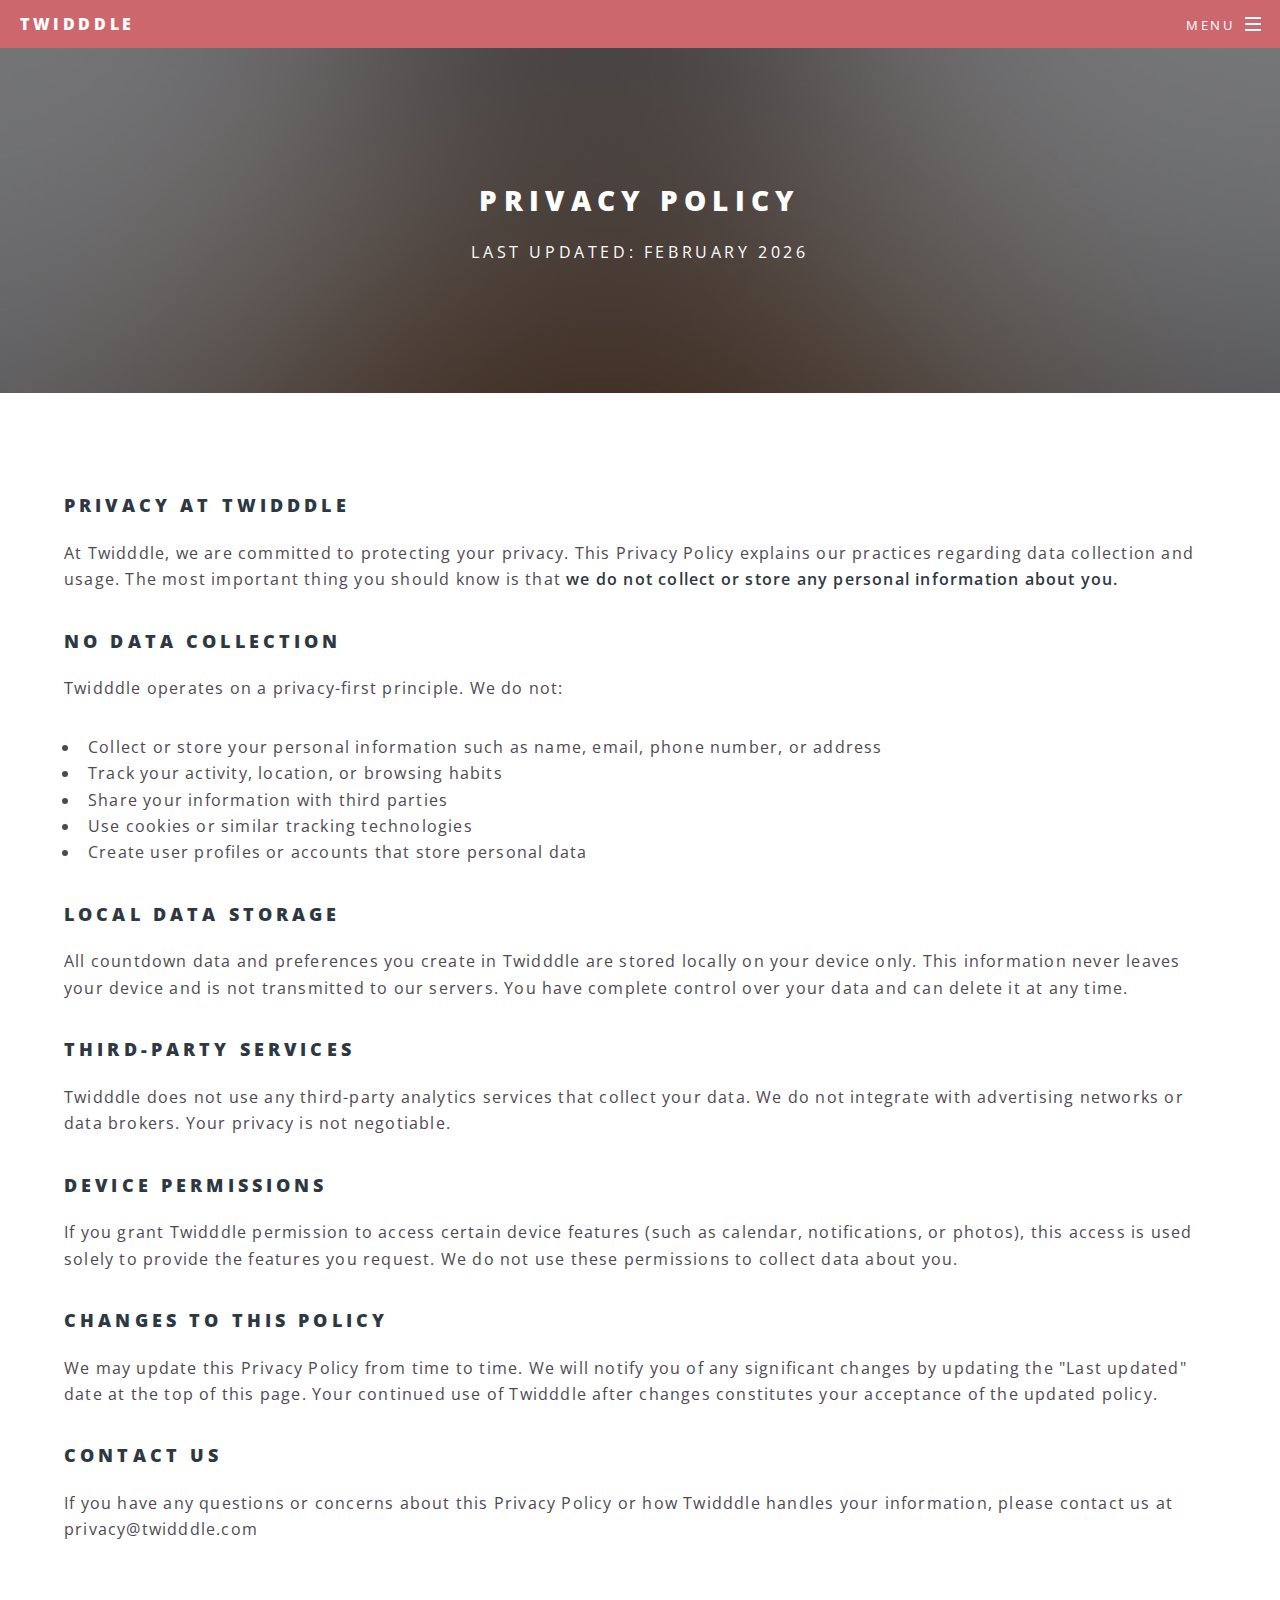
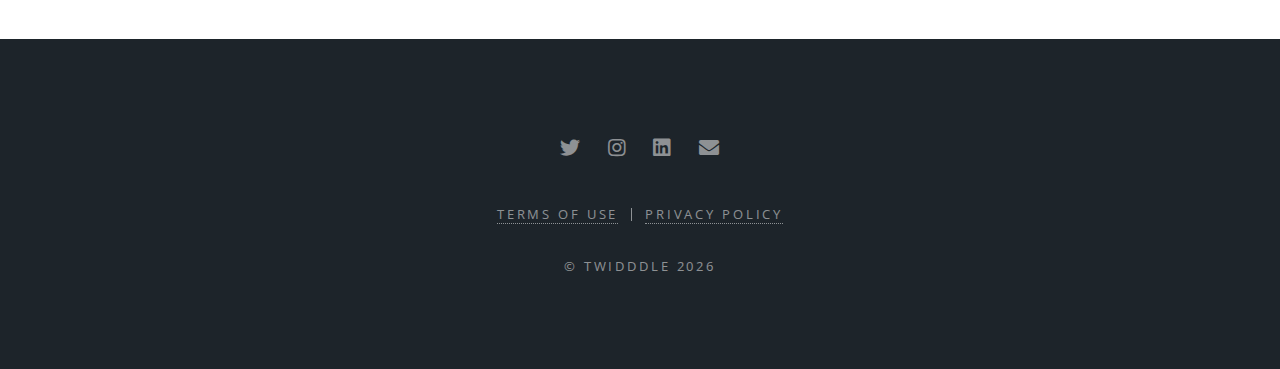
<file: privacypolicy.html>
<!DOCTYPE HTML>
<html>
	<head>
		<title>Privacy Policy - Twidddle</title>
		<meta charset="utf-8" />
		<meta name="viewport" content="width=device-width, initial-scale=1, user-scalable=no" />
		<link rel="icon" href="favicon.svg" type="image/svg+xml" />
		<link rel="stylesheet" href="assets/privacyterms/assets/css/main.css" />
		<noscript><link rel="stylesheet" href="assets/privacyterms/assets/css/noscript.css" /></noscript>
	</head>
	<body class="is-preload">

		<!-- Page Wrapper -->
			<div id="page-wrapper">

				<!-- Header -->
					<header id="header">
						<h1><a href="index.html">Twidddle</a></h1>
						<nav id="nav">
							<ul>
								<li class="special">
									<a href="#menu" class="menuToggle"><span>Menu</span></a>
									<div id="menu">
										<ul>
											<li><a href="index.html">Home</a></li>
											<li><a href="contact.html">Contact</a></li>
										</ul>
									</div>
								</li>
							</ul>
						</nav>
					</header>

				<!-- Main -->
					<article id="main">
						<header>
							<h2>Privacy Policy</h2>
							<p>Last updated: February 2026</p>
						</header>
						<section class="wrapper style5">
							<div class="inner">

								<h3>Privacy at Twidddle</h3>
								<p>At Twidddle, we are committed to protecting your privacy. This Privacy Policy explains our practices regarding data collection and usage. The most important thing you should know is that <strong>we do not collect or store any personal information about you.</strong></p>

								<h3>No Data Collection</h3>
								<p>Twidddle operates on a privacy-first principle. We do not:</p>
								<ul>
									<li>Collect or store your personal information such as name, email, phone number, or address</li>
									<li>Track your activity, location, or browsing habits</li>
									<li>Share your information with third parties</li>
									<li>Use cookies or similar tracking technologies</li>
									<li>Create user profiles or accounts that store personal data</li>
								</ul>

								<h3>Local Data Storage</h3>
								<p>All countdown data and preferences you create in Twidddle are stored locally on your device only. This information never leaves your device and is not transmitted to our servers. You have complete control over your data and can delete it at any time.</p>

								<h3>Third-Party Services</h3>
								<p>Twidddle does not use any third-party analytics services that collect your data. We do not integrate with advertising networks or data brokers. Your privacy is not negotiable.</p>

								<h3>Device Permissions</h3>
								<p>If you grant Twidddle permission to access certain device features (such as calendar, notifications, or photos), this access is used solely to provide the features you request. We do not use these permissions to collect data about you.</p>

								<h3>Changes to This Policy</h3>
								<p>We may update this Privacy Policy from time to time. We will notify you of any significant changes by updating the "Last updated" date at the top of this page. Your continued use of Twidddle after changes constitutes your acceptance of the updated policy.</p>

								<h3>Contact Us</h3>
								<p>If you have any questions or concerns about this Privacy Policy or how Twidddle handles your information, please contact us at privacy@twidddle.com</p>

							</div>
						</section>
					</article>

				<!-- Footer -->
					<footer id="footer">
						<ul class="icons">
							<li><a href="https://x.com/Tidddleapp" class="icon brands fa-twitter"><span class="label">X</span></a></li>
							<li><a href="#" class="icon brands fa-instagram"><span class="label">Instagram</span></a></li>
							<li><a href="https://www.linkedin.com/company/twidddle/" class="icon brands fa-linkedin"><span class="label">LinkedIn</span></a></li>
							<li><a href="mailto:twidddle@outlook.com" class="icon solid fa-envelope"><span class="label">Email</span></a></li>
						</ul>
						<ul class="copyright">
								<li><a href="termsofuse.html">Terms of Use</a></li><li><a href="privacypolicy.html">Privacy Policy</a></li>
						</ul>
						<ul class="copyright">
							<li>&copy; Twidddle 2026</li>
						</ul>
					</footer>

			</div>

		<!-- Scripts -->
			<script src="assets/privacyterms/assets/js/jquery.min.js"></script>
			<script src="assets/privacyterms/assets/js/jquery.scrollex.min.js"></script>
			<script src="assets/privacyterms/assets/js/jquery.scrolly.min.js"></script>
			<script src="assets/privacyterms/assets/js/browser.min.js"></script>
			<script src="assets/privacyterms/assets/js/breakpoints.min.js"></script>
			<script src="assets/privacyterms/assets/js/util.js"></script>
			<script src="assets/privacyterms/assets/js/main.js"></script>

	</body>
</html>
</file>
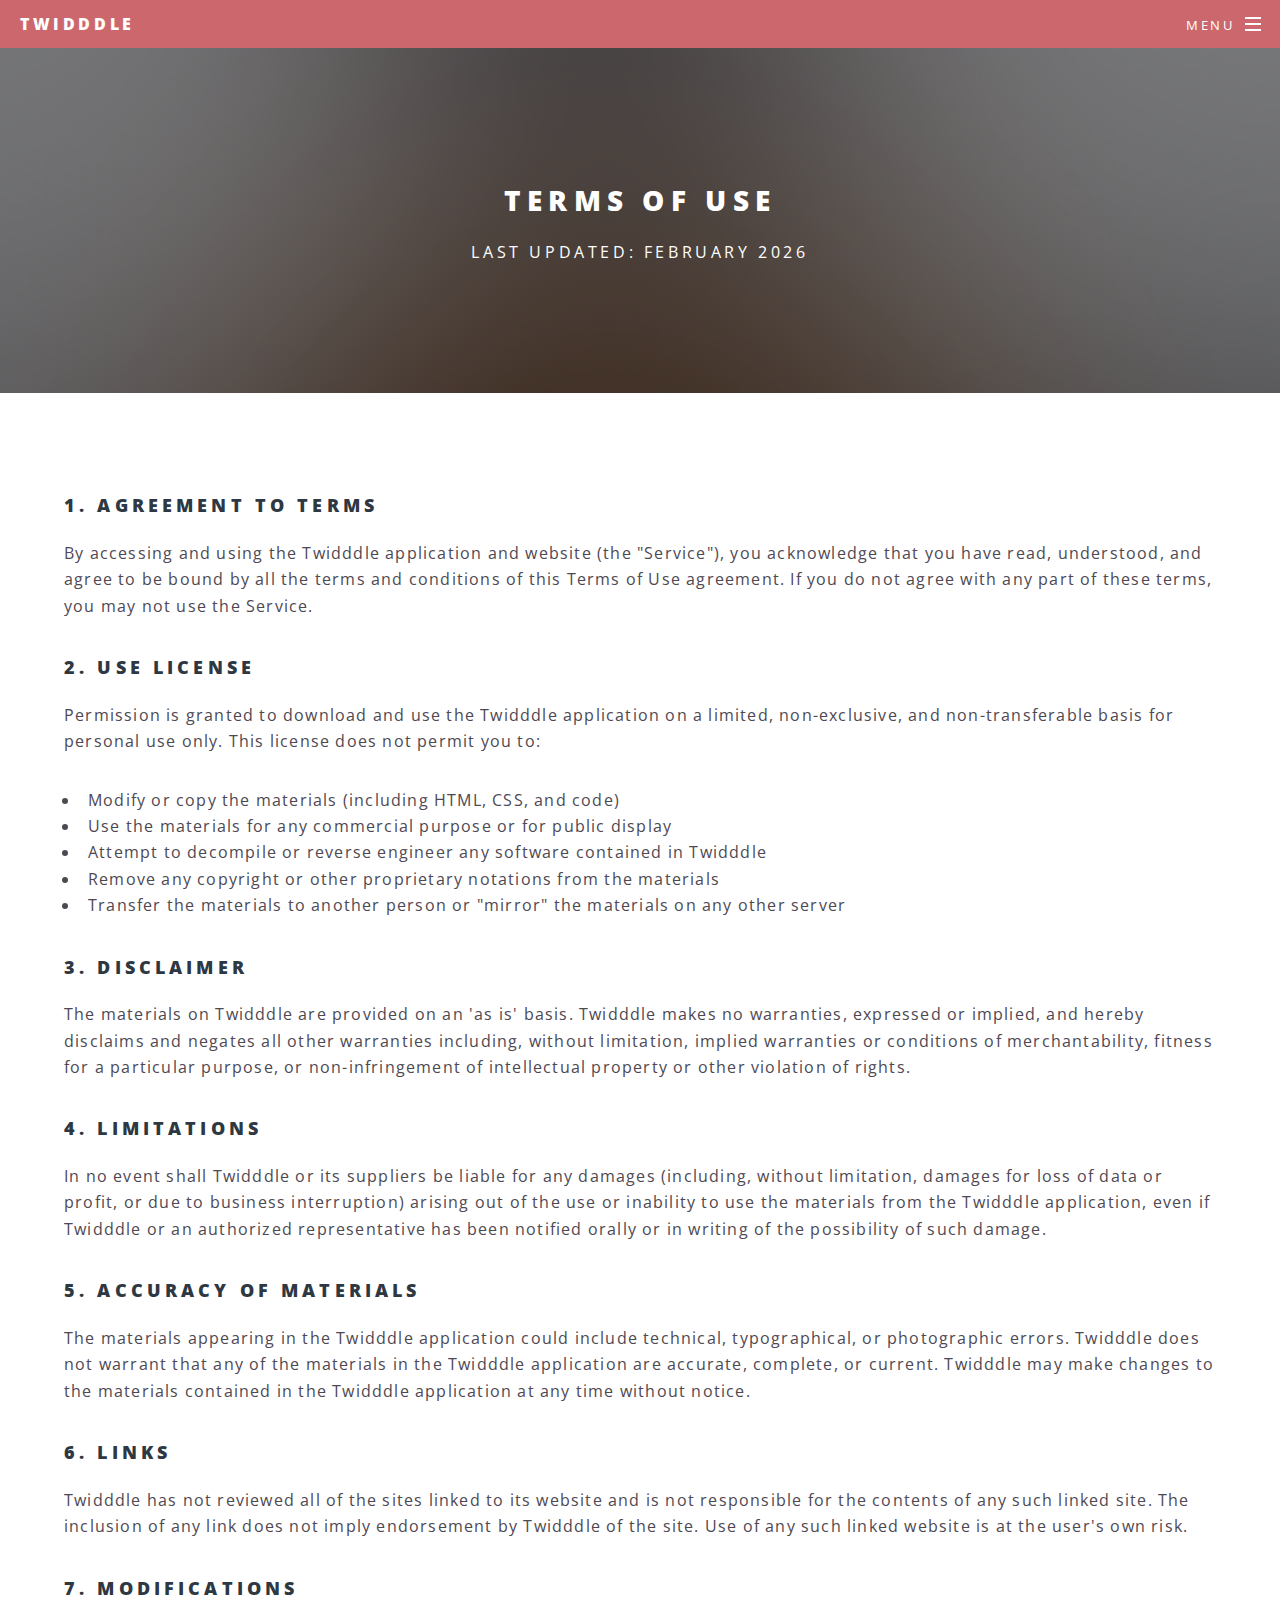
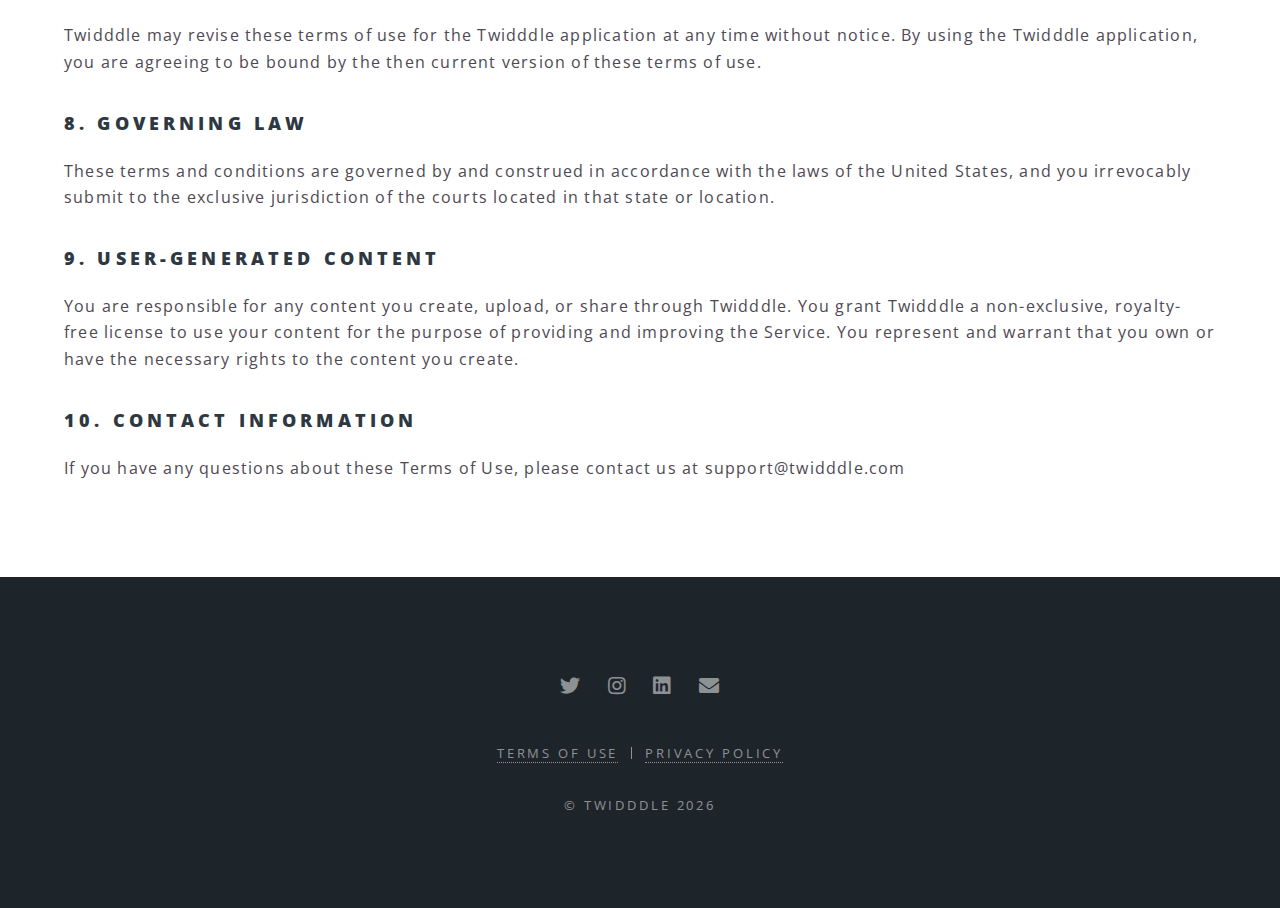
<file: termsofuse.html>
<!DOCTYPE HTML>
<html>
	<head>
		<title>Terms of Use - Twidddle</title>
		<meta charset="utf-8" />
		<meta name="viewport" content="width=device-width, initial-scale=1, user-scalable=no" />
		<link rel="icon" href="favicon.svg" type="image/svg+xml" />
		<link rel="stylesheet" href="assets/privacyterms/assets/css/main.css" />
		<noscript><link rel="stylesheet" href="assets/privacyterms/assets/css/noscript.css" /></noscript>
	</head>
	<body class="is-preload">

		<!-- Page Wrapper -->
			<div id="page-wrapper">

				<!-- Header -->
					<header id="header">
						<h1><a href="index.html">Twidddle</a></h1>
						<nav id="nav">
							<ul>
								<li class="special">
									<a href="#menu" class="menuToggle"><span>Menu</span></a>
									<div id="menu">
										<ul>
											<li><a href="index.html">Home</a></li>
											<li><a href="contact.html">Contact</a></li>
										</ul>
									</div>
								</li>
							</ul>
						</nav>
					</header>

				<!-- Main -->
					<article id="main">
						<header>
							<h2>Terms of Use</h2>
							<p>Last updated: February 2026</p>
						</header>
						<section class="wrapper style5">
							<div class="inner">

								<h3>1. Agreement to Terms</h3>
								<p>By accessing and using the Twidddle application and website (the "Service"), you acknowledge that you have read, understood, and agree to be bound by all the terms and conditions of this Terms of Use agreement. If you do not agree with any part of these terms, you may not use the Service.</p>

								<h3>2. Use License</h3>
								<p>Permission is granted to download and use the Twidddle application on a limited, non-exclusive, and non-transferable basis for personal use only. This license does not permit you to:</p>
								<ul>
									<li>Modify or copy the materials (including HTML, CSS, and code)</li>
									<li>Use the materials for any commercial purpose or for public display</li>
									<li>Attempt to decompile or reverse engineer any software contained in Twidddle</li>
									<li>Remove any copyright or other proprietary notations from the materials</li>
									<li>Transfer the materials to another person or "mirror" the materials on any other server</li>
								</ul>

								<h3>3. Disclaimer</h3>
								<p>The materials on Twidddle are provided on an 'as is' basis. Twidddle makes no warranties, expressed or implied, and hereby disclaims and negates all other warranties including, without limitation, implied warranties or conditions of merchantability, fitness for a particular purpose, or non-infringement of intellectual property or other violation of rights.</p>

								<h3>4. Limitations</h3>
								<p>In no event shall Twidddle or its suppliers be liable for any damages (including, without limitation, damages for loss of data or profit, or due to business interruption) arising out of the use or inability to use the materials from the Twidddle application, even if Twidddle or an authorized representative has been notified orally or in writing of the possibility of such damage.</p>

								<h3>5. Accuracy of Materials</h3>
								<p>The materials appearing in the Twidddle application could include technical, typographical, or photographic errors. Twidddle does not warrant that any of the materials in the Twidddle application are accurate, complete, or current. Twidddle may make changes to the materials contained in the Twidddle application at any time without notice.</p>

								<h3>6. Links</h3>
								<p>Twidddle has not reviewed all of the sites linked to its website and is not responsible for the contents of any such linked site. The inclusion of any link does not imply endorsement by Twidddle of the site. Use of any such linked website is at the user's own risk.</p>

								<h3>7. Modifications</h3>
								<p>Twidddle may revise these terms of use for the Twidddle application at any time without notice. By using the Twidddle application, you are agreeing to be bound by the then current version of these terms of use.</p>

								<h3>8. Governing Law</h3>
								<p>These terms and conditions are governed by and construed in accordance with the laws of the United States, and you irrevocably submit to the exclusive jurisdiction of the courts located in that state or location.</p>

								<h3>9. User-Generated Content</h3>
								<p>You are responsible for any content you create, upload, or share through Twidddle. You grant Twidddle a non-exclusive, royalty-free license to use your content for the purpose of providing and improving the Service. You represent and warrant that you own or have the necessary rights to the content you create.</p>

								<h3>10. Contact Information</h3>
								<p>If you have any questions about these Terms of Use, please contact us at support@twidddle.com</p>

							</div>
						</section>
					</article>

				<!-- Footer -->
					<footer id="footer">
						<ul class="icons">
							<li><a href="https://x.com/Twidddleapp" class="icon brands fa-twitter"><span class="label">X</span></a></li>
							<li><a href="https://www.instagram.com/twidddleapp/" class="icon brands fa-instagram"><span class="label">Instagram</span></a></li>
							<li><a href="https://www.linkedin.com/company/twidddle/" class="icon brands fa-linkedin"><span class="label">LinkedIn</span></a></li>
											<li><a href="mailto:twidddle@outlook.com" class="icon solid fa-envelope"><span class="label">Email</span></a></li>
						</ul>
						<ul class="copyright">
								<li><a href="termsofuse.html">Terms of Use</a></li><li><a href="privacypolicy.html">Privacy Policy</a></li>
						</ul>
						<ul class="copyright">
							<li>&copy; Twidddle 2026</li>
						</ul>
					</footer>

			</div>

		<!-- Scripts -->
			<script src="assets/privacyterms/assets/js/jquery.min.js"></script>
			<script src="assets/privacyterms/assets/js/jquery.scrollex.min.js"></script>
			<script src="assets/privacyterms/assets/js/jquery.scrolly.min.js"></script>
			<script src="assets/privacyterms/assets/js/browser.min.js"></script>
			<script src="assets/privacyterms/assets/js/breakpoints.min.js"></script>
			<script src="assets/privacyterms/assets/js/util.js"></script>
			<script src="assets/privacyterms/assets/js/main.js"></script>

	</body>
</html>
</file>
<file: assets/privacyterms/assets/css/noscript.css>
/* Banner */

	body.is-preload #banner h2 {
		-moz-transform: none;
		-webkit-transform: none;
		-ms-transform: none;
		transform: none;
		opacity: 1;
	}

		body.is-preload #banner h2:before, body.is-preload #banner h2:after {
			width: 100%;
		}

	body.is-preload #banner .more {
		-moz-transform: none;
		-webkit-transform: none;
		-ms-transform: none;
		transform: none;
		opacity: 1;
	}

	body.is-preload #banner:after {
		opacity: 0;
	}
</file>
<file: assets/privacyterms/assets/css/main.css>
@import url(fontawesome-all.min.css);
@import url("https://fonts.googleapis.com/css?family=Open+Sans:400,400italic,600,600italic,800,800italic");

html, body, div, span, applet, object,
iframe, h1, h2, h3, h4, h5, h6, p, blockquote,
pre, a, abbr, acronym, address, big, cite,
code, del, dfn, em, img, ins, kbd, q, s, samp,
small, strike, strong, sub, sup, tt, var, b,
u, i, center, dl, dt, dd, ol, ul, li, fieldset,
form, label, legend, table, caption, tbody,
tfoot, thead, tr, th, td, article, aside,
canvas, details, embed, figure, figcaption,
footer, header, hgroup, menu, nav, output, ruby,
section, summary, time, mark, audio, video {
	margin: 0;
	padding: 0;
	border: 0;
	font-size: 100%;
	font: inherit;
	vertical-align: baseline;}

article, aside, details, figcaption, figure,
footer, header, hgroup, menu, nav, section {
	display: block;}

body {
	line-height: 1;
}

ol, ul {
	list-style: none;
}

blockquote, q {
	quotes: none;
}

	blockquote:before, blockquote:after, q:before, q:after {
		content: '';
		content: none;
	}

table {
	border-collapse: collapse;
	border-spacing: 0;
}

body {
	-webkit-text-size-adjust: none;
}

mark {
	background-color: transparent;
	color: inherit;
}

input::-moz-focus-inner {
	border: 0;
	padding: 0;
}

input, select, textarea {
	-moz-appearance: none;
	-webkit-appearance: none;
	-ms-appearance: none;
	appearance: none;
}

/* Basic */

	@-ms-viewport {
		width: device-width;
	}

	html {
		box-sizing: border-box;
	}

	*, *:before, *:after {
		box-sizing: inherit;
	}

	body {
		/* background: #F7E9E6; */
		background: #1d242a;
	}

		body.is-preload *, body.is-preload *:before, body.is-preload *:after {
			-moz-animation: none !important;
			-webkit-animation: none !important;
			-ms-animation: none !important;
			animation: none !important;
			-moz-transition: none !important;
			-webkit-transition: none !important;
			-ms-transition: none !important;
			transition: none !important;
		}

	body, input, select, textarea {
		color: #ffffff;
		font-family: "Open Sans", Helvetica, sans-serif;
		font-size: 15pt;
		font-weight: 400;
		letter-spacing: 0.075em;
		line-height: 1.65em;
	}

		@media screen and (max-width: 1680px) {

			body, input, select, textarea {
				font-size: 13pt;
			}

		}

		@media screen and (max-width: 1280px) {

			body, input, select, textarea {
				font-size: 12pt;
			}

		}

		@media screen and (max-width: 736px) {

			body, input, select, textarea {
				font-size: 11pt;
				letter-spacing: 0.0375em;
			}

		}

	a {
		-moz-transition: color 0.2s ease, border-bottom-color 0.2s ease;
		-webkit-transition: color 0.2s ease, border-bottom-color 0.2s ease;
		-ms-transition: color 0.2s ease, border-bottom-color 0.2s ease;
		transition: color 0.2s ease, border-bottom-color 0.2s ease;
		border-bottom: dotted 1px;
		color: inherit;
		text-decoration: none;
	}

		a:hover {
			border-bottom-color: transparent;
		}

	strong, b {
		color: #CC676D;
		font-weight: 600;
	}

	em, i {
		font-style: italic;
	}

	p {
		margin: 0 0 2em 0;
	}

	h1, h2, h3, h4, h5, h6 {
		color: #ffffff;
		font-weight: 800;
		letter-spacing: 0.225em;
		line-height: 1em;
		margin: 0 0 1em 0;
		text-transform: uppercase;
	}

		h1 a, h2 a, h3 a, h4 a, h5 a, h6 a {
			color: inherit;
			text-decoration: none;
		}

	h2 {
		font-size: 1.35em;
		line-height: 1.75em;
	}

		@media screen and (max-width: 736px) {

			h2 {
				font-size: 1.1em;
				line-height: 1.65em;
			}

		}

	h3 {
		font-size: 1.15em;
		line-height: 1.75em;
	}

		@media screen and (max-width: 736px) {

			h3 {
				font-size: 1em;
				line-height: 1.65em;
			}

		}

	h4 {
		font-size: 1em;
		line-height: 1.5em;
	}

	h5 {
		font-size: 0.8em;
		line-height: 1.5em;
	}

	h6 {
		font-size: 0.7em;
		line-height: 1.5em;
	}

	sub {
		font-size: 0.8em;
		position: relative;
		top: 0.5em;
	}

	sup {
		font-size: 0.8em;
		position: relative;
		top: -0.5em;
	}

	hr {
		border: 0;
		border-bottom: solid 2px #EEAB8D;
		margin: 3em 0;
	}

		hr.major {
			margin: 4.5em 0;
		}

	blockquote {
			border-bottom: solid 4px #CC676D;
		font-style: italic;
		margin: 0 0 2em 0;
		padding: 0.5em 0 0.5em 2em;
	}

	code {
		background: rgba(144, 144, 144, 0.25);
		border-radius: 3px;
		font-family: "Courier New", monospace;
		font-size: 0.9em;
		letter-spacing: 0;
		margin: 0 0.25em;
		padding: 0.25em 0.65em;
	}

	pre {
		-webkit-overflow-scrolling: touch;
		font-family: "Courier New", monospace;
		font-size: 0.9em;
		margin: 0 0 2em 0;
	}

		pre code {
			display: block;
			line-height: 1.75em;
			padding: 1em 1.5em;
			overflow-x: auto;
		}

	.align-left {
		text-align: left;
	}

	.align-center {
		text-align: center;
	}

	.align-right {
		text-align: right;
	}

/* Row */

	.row {
		display: flex;
		flex-wrap: wrap;
		box-sizing: border-box;
		align-items: stretch;
	}

		.row > * {
			box-sizing: border-box;
		}

		.row.gtr-uniform > * > :last-child {
			margin-bottom: 0;
		}

		.row.aln-left {
			justify-content: flex-start;
		}

		.row.aln-center {
			justify-content: center;
		}

		.row.aln-right {
			justify-content: flex-end;
		}

		.row.aln-top {
			align-items: flex-start;
		}

		.row.aln-middle {
			align-items: center;
		}

		.row.aln-bottom {
			align-items: flex-end;
		}

		.row > .imp {
			order: -1;
		}

		.row > .col-1 {
			width: 8.33333%;
		}

		.row > .off-1 {
			margin-left: 8.33333%;
		}

		.row > .col-2 {
			width: 16.66667%;
		}

		.row > .off-2 {
			margin-left: 16.66667%;
		}

		.row > .col-3 {
			width: 25%;
		}

		.row > .off-3 {
			margin-left: 25%;
		}

		.row > .col-4 {
			width: 33.33333%;
		}

		.row > .off-4 {
			margin-left: 33.33333%;
		}

		.row > .col-5 {
			width: 41.66667%;
		}

		.row > .off-5 {
			margin-left: 41.66667%;
		}

		.row > .col-6 {
			width: 50%;
		}

		.row > .off-6 {
			margin-left: 50%;
		}

		.row > .col-7 {
			width: 58.33333%;
		}

		.row > .off-7 {
			margin-left: 58.33333%;
		}

		.row > .col-8 {
			width: 66.66667%;
		}

		.row > .off-8 {
			margin-left: 66.66667%;
		}

		.row > .col-9 {
			width: 75%;
		}

		.row > .off-9 {
			margin-left: 75%;
		}

		.row > .col-10 {
			width: 83.33333%;
		}

		.row > .off-10 {
			margin-left: 83.33333%;
		}

		.row > .col-11 {
			width: 91.66667%;
		}

		.row > .off-11 {
			margin-left: 91.66667%;
		}

		.row > .col-12 {
			width: 100%;
		}

		.row > .off-12 {
			margin-left: 100%;
		}

		.row.gtr-0 {
			margin-top: 0;
			margin-left: 0em;
		}

			.row.gtr-0 > * {
				padding: 0 0 0 0em;
			}

			.row.gtr-0.gtr-uniform {
				margin-top: 0em;
			}

				.row.gtr-0.gtr-uniform > * {
					padding-top: 0em;
				}

		.row.gtr-25 {
			margin-top: 0;
			margin-left: -0.375em;
		}

			.row.gtr-25 > * {
				padding: 0 0 0 0.375em;
			}

			.row.gtr-25.gtr-uniform {
				margin-top: -0.375em;
			}

				.row.gtr-25.gtr-uniform > * {
					padding-top: 0.375em;
				}

		.row.gtr-50 {
			margin-top: 0;
			margin-left: -0.75em;
		}

			.row.gtr-50 > * {
				padding: 0 0 0 0.75em;
			}

			.row.gtr-50.gtr-uniform {
				margin-top: -0.75em;
			}

				.row.gtr-50.gtr-uniform > * {
					padding-top: 0.75em;
				}

		.row {
			margin-top: 0;
			margin-left: -1.5em;
		}

			.row > * {
				padding: 0 0 0 1.5em;
			}

			.row.gtr-uniform {
				margin-top: -1.5em;
			}

				.row.gtr-uniform > * {
					padding-top: 1.5em;
				}

		.row.gtr-150 {
			margin-top: 0;
			margin-left: -2.25em;
		}

			.row.gtr-150 > * {
				padding: 0 0 0 2.25em;
			}

			.row.gtr-150.gtr-uniform {
				margin-top: -2.25em;
			}

				.row.gtr-150.gtr-uniform > * {
					padding-top: 2.25em;
				}

		.row.gtr-200 {
			margin-top: 0;
			margin-left: -3em;
		}

			.row.gtr-200 > * {
				padding: 0 0 0 3em;
			}

			.row.gtr-200.gtr-uniform {
				margin-top: -3em;
			}

				.row.gtr-200.gtr-uniform > * {
					padding-top: 3em;
				}

		@media screen and (max-width: 1680px) {

			.row {
				display: flex;
				flex-wrap: wrap;
				box-sizing: border-box;
				align-items: stretch;
			}

				.row > * {
					box-sizing: border-box;
				}

				.row.gtr-uniform > * > :last-child {
					margin-bottom: 0;
				}

				.row.aln-left {
					justify-content: flex-start;
				}

				.row.aln-center {
					justify-content: center;
				}

				.row.aln-right {
					justify-content: flex-end;
				}

				.row.aln-top {
					align-items: flex-start;
				}

				.row.aln-middle {
					align-items: center;
				}

				.row.aln-bottom {
					align-items: flex-end;
				}

				.row > .imp-xlarge {
					order: -1;
				}

				.row > .col-1-xlarge {
					width: 8.33333%;
				}

				.row > .off-1-xlarge {
					margin-left: 8.33333%;
				}

				.row > .col-2-xlarge {
					width: 16.66667%;
				}

				.row > .off-2-xlarge {
					margin-left: 16.66667%;
				}

				.row > .col-3-xlarge {
					width: 25%;
				}

				.row > .off-3-xlarge {
					margin-left: 25%;
				}

				.row > .col-4-xlarge {
					width: 33.33333%;
				}

				.row > .off-4-xlarge {
					margin-left: 33.33333%;
				}

				.row > .col-5-xlarge {
					width: 41.66667%;
				}

				.row > .off-5-xlarge {
					margin-left: 41.66667%;
				}

				.row > .col-6-xlarge {
					width: 50%;
				}

				.row > .off-6-xlarge {
					margin-left: 50%;
				}

				.row > .col-7-xlarge {
					width: 58.33333%;
				}

				.row > .off-7-xlarge {
					margin-left: 58.33333%;
				}

				.row > .col-8-xlarge {
					width: 66.66667%;
				}

				.row > .off-8-xlarge {
					margin-left: 66.66667%;
				}

				.row > .col-9-xlarge {
					width: 75%;
				}

				.row > .off-9-xlarge {
					margin-left: 75%;
				}

				.row > .col-10-xlarge {
					width: 83.33333%;
				}

				.row > .off-10-xlarge {
					margin-left: 83.33333%;
				}

				.row > .col-11-xlarge {
					width: 91.66667%;
				}

				.row > .off-11-xlarge {
					margin-left: 91.66667%;
				}

				.row > .col-12-xlarge {
					width: 100%;
				}

				.row > .off-12-xlarge {
					margin-left: 100%;
				}

				.row.gtr-0 {
					margin-top: 0;
					margin-left: 0em;
				}

					.row.gtr-0 > * {
						padding: 0 0 0 0em;
					}

					.row.gtr-0.gtr-uniform {
						margin-top: 0em;
					}

						.row.gtr-0.gtr-uniform > * {
							padding-top: 0em;
						}

				.row.gtr-25 {
					margin-top: 0;
					margin-left: -0.375em;
				}

					.row.gtr-25 > * {
						padding: 0 0 0 0.375em;
					}

					.row.gtr-25.gtr-uniform {
						margin-top: -0.375em;
					}

						.row.gtr-25.gtr-uniform > * {
							padding-top: 0.375em;
						}

				.row.gtr-50 {
					margin-top: 0;
					margin-left: -0.75em;
				}

					.row.gtr-50 > * {
						padding: 0 0 0 0.75em;
					}

					.row.gtr-50.gtr-uniform {
						margin-top: -0.75em;
					}

						.row.gtr-50.gtr-uniform > * {
							padding-top: 0.75em;
						}

				.row {
					margin-top: 0;
					margin-left: -1.5em;
				}

					.row > * {
						padding: 0 0 0 1.5em;
					}

					.row.gtr-uniform {
						margin-top: -1.5em;
					}

						.row.gtr-uniform > * {
							padding-top: 1.5em;
						}

				.row.gtr-150 {
					margin-top: 0;
					margin-left: -2.25em;
				}

					.row.gtr-150 > * {
						padding: 0 0 0 2.25em;
					}

					.row.gtr-150.gtr-uniform {
						margin-top: -2.25em;
					}

						.row.gtr-150.gtr-uniform > * {
							padding-top: 2.25em;
						}

				.row.gtr-200 {
					margin-top: 0;
					margin-left: -3em;
				}

					.row.gtr-200 > * {
						padding: 0 0 0 3em;
					}

					.row.gtr-200.gtr-uniform {
						margin-top: -3em;
					}

						.row.gtr-200.gtr-uniform > * {
							padding-top: 3em;
						}

		}

		@media screen and (max-width: 1280px) {

			.row {
				display: flex;
				flex-wrap: wrap;
				box-sizing: border-box;
				align-items: stretch;
			}

				.row > * {
					box-sizing: border-box;
				}

				.row.gtr-uniform > * > :last-child {
					margin-bottom: 0;
				}

				.row.aln-left {
					justify-content: flex-start;
				}

				.row.aln-center {
					justify-content: center;
				}

				.row.aln-right {
					justify-content: flex-end;
				}

				.row.aln-top {
					align-items: flex-start;
				}

				.row.aln-middle {
					align-items: center;
				}

				.row.aln-bottom {
					align-items: flex-end;
				}

				.row > .imp-large {
					order: -1;
				}

				.row > .col-1-large {
					width: 8.33333%;
				}

				.row > .off-1-large {
					margin-left: 8.33333%;
				}

				.row > .col-2-large {
					width: 16.66667%;
				}

				.row > .off-2-large {
					margin-left: 16.66667%;
				}

				.row > .col-3-large {
					width: 25%;
				}

				.row > .off-3-large {
					margin-left: 25%;
				}

				.row > .col-4-large {
					width: 33.33333%;
				}

				.row > .off-4-large {
					margin-left: 33.33333%;
				}

				.row > .col-5-large {
					width: 41.66667%;
				}

				.row > .off-5-large {
					margin-left: 41.66667%;
				}

				.row > .col-6-large {
					width: 50%;
				}

				.row > .off-6-large {
					margin-left: 50%;
				}

				.row > .col-7-large {
					width: 58.33333%;
				}

				.row > .off-7-large {
					margin-left: 58.33333%;
				}

				.row > .col-8-large {
					width: 66.66667%;
				}

				.row > .off-8-large {
					margin-left: 66.66667%;
				}

				.row > .col-9-large {
					width: 75%;
				}

				.row > .off-9-large {
					margin-left: 75%;
				}

				.row > .col-10-large {
					width: 83.33333%;
				}

				.row > .off-10-large {
					margin-left: 83.33333%;
				}

				.row > .col-11-large {
					width: 91.66667%;
				}

				.row > .off-11-large {
					margin-left: 91.66667%;
				}

				.row > .col-12-large {
					width: 100%;
				}

				.row > .off-12-large {
					margin-left: 100%;
				}

				.row.gtr-0 {
					margin-top: 0;
					margin-left: 0em;
				}

					.row.gtr-0 > * {
						padding: 0 0 0 0em;
					}

					.row.gtr-0.gtr-uniform {
						margin-top: 0em;
					}

						.row.gtr-0.gtr-uniform > * {
							padding-top: 0em;
						}

				.row.gtr-25 {
					margin-top: 0;
					margin-left: -0.375em;
				}

					.row.gtr-25 > * {
						padding: 0 0 0 0.375em;
					}

					.row.gtr-25.gtr-uniform {
						margin-top: -0.375em;
					}

						.row.gtr-25.gtr-uniform > * {
							padding-top: 0.375em;
						}

				.row.gtr-50 {
					margin-top: 0;
					margin-left: -0.75em;
				}

					.row.gtr-50 > * {
						padding: 0 0 0 0.75em;
					}

					.row.gtr-50.gtr-uniform {
						margin-top: -0.75em;
					}

						.row.gtr-50.gtr-uniform > * {
							padding-top: 0.75em;
						}

				.row {
					margin-top: 0;
					margin-left: -1.5em;
				}

					.row > * {
						padding: 0 0 0 1.5em;
					}

					.row.gtr-uniform {
						margin-top: -1.5em;
					}

						.row.gtr-uniform > * {
							padding-top: 1.5em;
						}

				.row.gtr-150 {
					margin-top: 0;
					margin-left: -2.25em;
				}

					.row.gtr-150 > * {
						padding: 0 0 0 2.25em;
					}

					.row.gtr-150.gtr-uniform {
						margin-top: -2.25em;
					}

						.row.gtr-150.gtr-uniform > * {
							padding-top: 2.25em;
						}

				.row.gtr-200 {
					margin-top: 0;
					margin-left: -3em;
				}

					.row.gtr-200 > * {
						padding: 0 0 0 3em;
					}

					.row.gtr-200.gtr-uniform {
						margin-top: -3em;
					}

						.row.gtr-200.gtr-uniform > * {
							padding-top: 3em;
						}

		}

		@media screen and (max-width: 980px) {

			.row {
				display: flex;
				flex-wrap: wrap;
				box-sizing: border-box;
				align-items: stretch;
			}

				.row > * {
					box-sizing: border-box;
				}

				.row.gtr-uniform > * > :last-child {
					margin-bottom: 0;
				}

				.row.aln-left {
					justify-content: flex-start;
				}

				.row.aln-center {
					justify-content: center;
				}

				.row.aln-right {
					justify-content: flex-end;
				}

				.row.aln-top {
					align-items: flex-start;
				}

				.row.aln-middle {
					align-items: center;
				}

				.row.aln-bottom {
					align-items: flex-end;
				}

				.row > .imp-medium {
					order: -1;
				}

				.row > .col-1-medium {
					width: 8.33333%;
				}

				.row > .off-1-medium {
					margin-left: 8.33333%;
				}

				.row > .col-2-medium {
					width: 16.66667%;
				}

				.row > .off-2-medium {
					margin-left: 16.66667%;
				}

				.row > .col-3-medium {
					width: 25%;
				}

				.row > .off-3-medium {
					margin-left: 25%;
				}

				.row > .col-4-medium {
					width: 33.33333%;
				}

				.row > .off-4-medium {
					margin-left: 33.33333%;
				}

				.row > .col-5-medium {
					width: 41.66667%;
				}

				.row > .off-5-medium {
					margin-left: 41.66667%;
				}

				.row > .col-6-medium {
					width: 50%;
				}

				.row > .off-6-medium {
					margin-left: 50%;
				}

				.row > .col-7-medium {
					width: 58.33333%;
				}

				.row > .off-7-medium {
					margin-left: 58.33333%;
				}

				.row > .col-8-medium {
					width: 66.66667%;
				}

				.row > .off-8-medium {
					margin-left: 66.66667%;
				}

				.row > .col-9-medium {
					width: 75%;
				}

				.row > .off-9-medium {
					margin-left: 75%;
				}

				.row > .col-10-medium {
					width: 83.33333%;
				}

				.row > .off-10-medium {
					margin-left: 83.33333%;
				}

				.row > .col-11-medium {
					width: 91.66667%;
				}

				.row > .off-11-medium {
					margin-left: 91.66667%;
				}

				.row > .col-12-medium {
					width: 100%;
				}

				.row > .off-12-medium {
					margin-left: 100%;
				}

				.row.gtr-0 {
					margin-top: 0;
					margin-left: 0em;
				}

					.row.gtr-0 > * {
						padding: 0 0 0 0em;
					}

					.row.gtr-0.gtr-uniform {
						margin-top: 0em;
					}

						.row.gtr-0.gtr-uniform > * {
							padding-top: 0em;
						}

				.row.gtr-25 {
					margin-top: 0;
					margin-left: -0.375em;
				}

					.row.gtr-25 > * {
						padding: 0 0 0 0.375em;
					}

					.row.gtr-25.gtr-uniform {
						margin-top: -0.375em;
					}

						.row.gtr-25.gtr-uniform > * {
							padding-top: 0.375em;
						}

				.row.gtr-50 {
					margin-top: 0;
					margin-left: -0.75em;
				}

					.row.gtr-50 > * {
						padding: 0 0 0 0.75em;
					}

					.row.gtr-50.gtr-uniform {
						margin-top: -0.75em;
					}

						.row.gtr-50.gtr-uniform > * {
							padding-top: 0.75em;
						}

				.row {
					margin-top: 0;
					margin-left: -1.5em;
				}

					.row > * {
						padding: 0 0 0 1.5em;
					}

					.row.gtr-uniform {
						margin-top: -1.5em;
					}

						.row.gtr-uniform > * {
							padding-top: 1.5em;
						}

				.row.gtr-150 {
					margin-top: 0;
					margin-left: -2.25em;
				}

					.row.gtr-150 > * {
						padding: 0 0 0 2.25em;
					}

					.row.gtr-150.gtr-uniform {
						margin-top: -2.25em;
					}

						.row.gtr-150.gtr-uniform > * {
							padding-top: 2.25em;
						}

				.row.gtr-200 {
					margin-top: 0;
					margin-left: -3em;
				}

					.row.gtr-200 > * {
						padding: 0 0 0 3em;
					}

					.row.gtr-200.gtr-uniform {
						margin-top: -3em;
					}

						.row.gtr-200.gtr-uniform > * {
							padding-top: 3em;
						}

		}

		@media screen and (max-width: 736px) {

			.row {
				display: flex;
				flex-wrap: wrap;
				box-sizing: border-box;
				align-items: stretch;
			}

				.row > * {
					box-sizing: border-box;
				}

				.row.gtr-uniform > * > :last-child {
					margin-bottom: 0;
				}

				.row.aln-left {
					justify-content: flex-start;
				}

				.row.aln-center {
					justify-content: center;
				}

				.row.aln-right {
					justify-content: flex-end;
				}

				.row.aln-top {
					align-items: flex-start;
				}

				.row.aln-middle {
					align-items: center;
				}

				.row.aln-bottom {
					align-items: flex-end;
				}

				.row > .imp-small {
					order: -1;
				}

				.row > .col-1-small {
					width: 8.33333%;
				}

				.row > .off-1-small {
					margin-left: 8.33333%;
				}

				.row > .col-2-small {
					width: 16.66667%;
				}

				.row > .off-2-small {
					margin-left: 16.66667%;
				}

				.row > .col-3-small {
					width: 25%;
				}

				.row > .off-3-small {
					margin-left: 25%;
				}

				.row > .col-4-small {
					width: 33.33333%;
				}

				.row > .off-4-small {
					margin-left: 33.33333%;
				}

				.row > .col-5-small {
					width: 41.66667%;
				}

				.row > .off-5-small {
					margin-left: 41.66667%;
				}

				.row > .col-6-small {
					width: 50%;
				}

				.row > .off-6-small {
					margin-left: 50%;
				}

				.row > .col-7-small {
					width: 58.33333%;
				}

				.row > .off-7-small {
					margin-left: 58.33333%;
				}

				.row > .col-8-small {
					width: 66.66667%;
				}

				.row > .off-8-small {
					margin-left: 66.66667%;
				}

				.row > .col-9-small {
					width: 75%;
				}

				.row > .off-9-small {
					margin-left: 75%;
				}

				.row > .col-10-small {
					width: 83.33333%;
				}

				.row > .off-10-small {
					margin-left: 83.33333%;
				}

				.row > .col-11-small {
					width: 91.66667%;
				}

				.row > .off-11-small {
					margin-left: 91.66667%;
				}

				.row > .col-12-small {
					width: 100%;
				}

				.row > .off-12-small {
					margin-left: 100%;
				}

				.row.gtr-0 {
					margin-top: 0;
					margin-left: 0em;
				}

					.row.gtr-0 > * {
						padding: 0 0 0 0em;
					}

					.row.gtr-0.gtr-uniform {
						margin-top: 0em;
					}

						.row.gtr-0.gtr-uniform > * {
							padding-top: 0em;
						}

				.row.gtr-25 {
					margin-top: 0;
					margin-left: -0.375em;
				}

					.row.gtr-25 > * {
						padding: 0 0 0 0.375em;
					}

					.row.gtr-25.gtr-uniform {
						margin-top: -0.375em;
					}

						.row.gtr-25.gtr-uniform > * {
							padding-top: 0.375em;
						}

				.row.gtr-50 {
					margin-top: 0;
					margin-left: -0.75em;
				}

					.row.gtr-50 > * {
						padding: 0 0 0 0.75em;
					}

					.row.gtr-50.gtr-uniform {
						margin-top: -0.75em;
					}

						.row.gtr-50.gtr-uniform > * {
							padding-top: 0.75em;
						}

				.row {
					margin-top: 0;
					margin-left: -1.5em;
				}

					.row > * {
						padding: 0 0 0 1.5em;
					}

					.row.gtr-uniform {
						margin-top: -1.5em;
					}

						.row.gtr-uniform > * {
							padding-top: 1.5em;
						}

				.row.gtr-150 {
					margin-top: 0;
					margin-left: -2.25em;
				}

					.row.gtr-150 > * {
						padding: 0 0 0 2.25em;
					}

					.row.gtr-150.gtr-uniform {
						margin-top: -2.25em;
					}

						.row.gtr-150.gtr-uniform > * {
							padding-top: 2.25em;
						}

				.row.gtr-200 {
					margin-top: 0;
					margin-left: -3em;
				}

					.row.gtr-200 > * {
						padding: 0 0 0 3em;
					}

					.row.gtr-200.gtr-uniform {
						margin-top: -3em;
					}

						.row.gtr-200.gtr-uniform > * {
							padding-top: 3em;
						}

		}

		@media screen and (max-width: 480px) {

			.row {
				display: flex;
				flex-wrap: wrap;
				box-sizing: border-box;
				align-items: stretch;
			}

				.row > * {
					box-sizing: border-box;
				}

				.row.gtr-uniform > * > :last-child {
					margin-bottom: 0;
				}

				.row.aln-left {
					justify-content: flex-start;
				}

				.row.aln-center {
					justify-content: center;
				}

				.row.aln-right {
					justify-content: flex-end;
				}

				.row.aln-top {
					align-items: flex-start;
				}

				.row.aln-middle {
					align-items: center;
				}

				.row.aln-bottom {
					align-items: flex-end;
				}

				.row > .imp-xsmall {
					order: -1;
				}

				.row > .col-1-xsmall {
					width: 8.33333%;
				}

				.row > .off-1-xsmall {
					margin-left: 8.33333%;
				}

				.row > .col-2-xsmall {
					width: 16.66667%;
				}

				.row > .off-2-xsmall {
					margin-left: 16.66667%;
				}

				.row > .col-3-xsmall {
					width: 25%;
				}

				.row > .off-3-xsmall {
					margin-left: 25%;
				}

				.row > .col-4-xsmall {
					width: 33.33333%;
				}

				.row > .off-4-xsmall {
					margin-left: 33.33333%;
				}

				.row > .col-5-xsmall {
					width: 41.66667%;
				}

				.row > .off-5-xsmall {
					margin-left: 41.66667%;
				}

				.row > .col-6-xsmall {
					width: 50%;
				}

				.row > .off-6-xsmall {
					margin-left: 50%;
				}

				.row > .col-7-xsmall {
					width: 58.33333%;
				}

				.row > .off-7-xsmall {
					margin-left: 58.33333%;
				}

				.row > .col-8-xsmall {
					width: 66.66667%;
				}

				.row > .off-8-xsmall {
					margin-left: 66.66667%;
				}

				.row > .col-9-xsmall {
					width: 75%;
				}

				.row > .off-9-xsmall {
					margin-left: 75%;
				}

				.row > .col-10-xsmall {
					width: 83.33333%;
				}

				.row > .off-10-xsmall {
					margin-left: 83.33333%;
				}

				.row > .col-11-xsmall {
					width: 91.66667%;
				}

				.row > .off-11-xsmall {
					margin-left: 91.66667%;
				}

				.row > .col-12-xsmall {
					width: 100%;
				}

				.row > .off-12-xsmall {
					margin-left: 100%;
				}

				.row.gtr-0 {
					margin-top: 0;
					margin-left: 0em;
				}

					.row.gtr-0 > * {
						padding: 0 0 0 0em;
					}

					.row.gtr-0.gtr-uniform {
						margin-top: 0em;
					}

						.row.gtr-0.gtr-uniform > * {
							padding-top: 0em;
						}

				.row.gtr-25 {
					margin-top: 0;
					margin-left: -0.375em;
				}

					.row.gtr-25 > * {
						padding: 0 0 0 0.375em;
					}

					.row.gtr-25.gtr-uniform {
						margin-top: -0.375em;
					}

						.row.gtr-25.gtr-uniform > * {
							padding-top: 0.375em;
						}

				.row.gtr-50 {
					margin-top: 0;
					margin-left: -0.75em;
				}

					.row.gtr-50 > * {
						padding: 0 0 0 0.75em;
					}

					.row.gtr-50.gtr-uniform {
						margin-top: -0.75em;
					}

						.row.gtr-50.gtr-uniform > * {
							padding-top: 0.75em;
						}

				.row {
					margin-top: 0;
					margin-left: -1.5em;
				}

					.row > * {
						padding: 0 0 0 1.5em;
					}

					.row.gtr-uniform {
						margin-top: -1.5em;
					}

						.row.gtr-uniform > * {
							padding-top: 1.5em;
						}

				.row.gtr-150 {
					margin-top: 0;
					margin-left: -2.25em;
				}

					.row.gtr-150 > * {
						padding: 0 0 0 2.25em;
					}

					.row.gtr-150.gtr-uniform {
						margin-top: -2.25em;
					}

						.row.gtr-150.gtr-uniform > * {
							padding-top: 2.25em;
						}

				.row.gtr-200 {
					margin-top: 0;
					margin-left: -3em;
				}

					.row.gtr-200 > * {
						padding: 0 0 0 3em;
					}

					.row.gtr-200.gtr-uniform {
						margin-top: -3em;
					}

						.row.gtr-200.gtr-uniform > * {
							padding-top: 3em;
						}

		}

/* Section/Article */

	section.special, article.special {
		text-align: center;
	}

	header p {
		color: rgba(255, 255, 255, 0.5);
		position: relative;
		top: -0.25em;
	}

	header h3 + p {
		font-size: 1.1em;
	}

	header h4 + p,
	header h5 + p,
	header h6 + p {
		font-size: 0.9em;
	}

	header.major {
		margin: 0 0 3.5em 0;
	}

		header.major h2, header.major h3, header.major h4, header.major h5, header.major h6 {
			border-bottom: solid 2px #fff;
			display: inline-block;
			padding-bottom: 1em;
			position: relative;
		}

			header.major h2:after, header.major h3:after, header.major h4:after, header.major h5:after, header.major h6:after {
				content: '';
				display: block;
				height: 1px;
			}

		header.major p {
			color: #fff;
			top: 0;
		}

		@media screen and (max-width: 736px) {

			header.major {
				margin: 0 0 2em 0;
			}

		}

	@media screen and (max-width: 980px) {

		header br {
			display: none;
		}

	}

/* Form */

	form {
		margin: 0 0 2em 0;
	}

	label {
		color: #fff;
		display: block;
		font-size: 0.9em;
		font-weight: 600;
		margin: 0 0 1em 0;
	}

	input[type="text"],
	input[type="password"],
	input[type="email"],
	select,
	textarea {
		-moz-appearance: none;
		-webkit-appearance: none;
		-ms-appearance: none;
		appearance: none;
		background-color: rgba(144, 144, 144, 0.25);
		border-radius: 3px;
		border: none;
		color: inherit;
		display: block;
		outline: 0;
		padding: 0 1em;
		text-decoration: none;
		width: 100%;
	}

		input[type="text"]:invalid,
		input[type="password"]:invalid,
		input[type="email"]:invalid,
		select:invalid,
		textarea:invalid {
			box-shadow: none;
		}

		input[type="text"]:focus,
		input[type="password"]:focus,
		input[type="email"]:focus,
		select:focus,
		textarea:focus {
			box-shadow: 0 0 0 2px #21b2a6;
		}

	select {
		background-size: 1.25em;
		background-repeat: no-repeat;
		background-position: calc(100% - 1em) center;
		height: 2.75em;
		padding-right: 2.75em;
		text-overflow: ellipsis;
	}

		select:focus::-ms-value {
			background-color: transparent;
		}

		select::-ms-expand {
			display: none;
		}

	input[type="text"],
	input[type="password"],
	input[type="email"],
	select {
		height: 2.75em;
	}

	textarea {
		padding: 0.75em 1em;
	}

/* Contact Page Overrides */

	body.contact-page #main .contact-panel {
		background: #f5f5f5;
		margin-left: calc(50% - 50vw);
		margin-right: calc(50% - 50vw);
		padding: 2.5em 1.5em;
	}

	body.contact-page #main .contact-panel .box {
		margin-left: auto;
		margin-right: auto;
		max-width: 44rem;
		padding: 2.25em;
	}

	body.contact-page #main input[type="text"]:focus,
	body.contact-page #main input[type="password"]:focus,
	body.contact-page #main input[type="email"]:focus,
	body.contact-page #main select:focus,
	body.contact-page #main textarea:focus {
		box-shadow: 0 0 0 2px #CC676D;
	}

	body.contact-page #main .contact-panel input[type="text"],
	body.contact-page #main .contact-panel input[type="password"],
	body.contact-page #main .contact-panel input[type="email"],
	body.contact-page #main .contact-panel select,
	body.contact-page #main .contact-panel textarea {
		color: #3f3f3f;
	}

	body.contact-page #main .contact-panel ::-webkit-input-placeholder {
		color: #9a9a9a !important;
		opacity: 1.0;
	}

	body.contact-page #main .contact-panel :-moz-placeholder {
		color: #9a9a9a !important;
		opacity: 1.0;
	}

	body.contact-page #main .contact-panel ::-moz-placeholder {
		color: #9a9a9a !important;
		opacity: 1.0;
	}

	body.contact-page #main .contact-panel :-ms-input-placeholder {
		color: #9a9a9a !important;
		opacity: 1.0;
	}

	body.contact-page #main .contact-panel .formerize-placeholder {
		color: #9a9a9a !important;
		opacity: 1.0;
	}

	@media screen and (max-width: 736px) {

		body.contact-page #main .contact-panel {
			padding: 2em 1em;
		}

		body.contact-page #main .contact-panel .box {
			max-width: none;
			padding: 1.75em;
		}

	}

	input[type="checkbox"],
	input[type="radio"] {
		-moz-appearance: none;
		-webkit-appearance: none;
		-ms-appearance: none;
		appearance: none;
		display: block;
		float: left;
		margin-right: -2em;
		opacity: 0;
		width: 1em;
		z-index: -1;
	}

		input[type="checkbox"] + label,
		input[type="radio"] + label {
			text-decoration: none;
			color: #fff;
			cursor: pointer;
			display: inline-block;
			font-size: 1em;
			font-weight: 400;
			padding-left: 2.4em;
			padding-right: 0.75em;
			position: relative;
		}

			input[type="checkbox"] + label:before,
			input[type="radio"] + label:before {
				-moz-osx-font-smoothing: grayscale;
				-webkit-font-smoothing: antialiased;
				display: inline-block;
				font-style: normal;
				font-variant: normal;
				text-rendering: auto;
				line-height: 1;
				text-transform: none !important;
				font-family: 'Font Awesome 5 Free';
				font-weight: 900;
			}

			input[type="checkbox"] + label:before,
			input[type="radio"] + label:before {
				background: rgba(144, 144, 144, 0.25);
				border-radius: 3px;
				content: '';
				display: inline-block;
				font-size: 0.8em;
				height: 2.0625em;
				left: 0;
				line-height: 2.0625em;
				position: absolute;
				text-align: center;
				top: 0;
				width: 2.0625em;
			}

		input[type="checkbox"]:checked + label:before,
		input[type="radio"]:checked + label:before {
			background: #2e3842;
			color: #fff;
			content: '\f00c';
		}

		input[type="checkbox"]:focus + label:before,
		input[type="radio"]:focus + label:before {
			box-shadow: 0 0 0 2px #21b2a6;
		}

	input[type="checkbox"] + label:before {
		border-radius: 3px;
	}

	input[type="radio"] + label:before {
		border-radius: 100%;
	}

	::-webkit-input-placeholder {
		color: rgba(255, 255, 255, 0.5) !important;
		opacity: 1.0;
	}

	:-moz-placeholder {
		color: rgba(255, 255, 255, 0.5) !important;
		opacity: 1.0;
	}

	::-moz-placeholder {
		color: rgba(255, 255, 255, 0.5) !important;
		opacity: 1.0;
	}

	:-ms-input-placeholder {
		color: rgba(255, 255, 255, 0.5) !important;
		opacity: 1.0;
	}

/* Box */

	.box {
		background: #fff;
		border-radius: 6px;
		box-shadow: 0 2px 0 0 #e5e5e5;
		margin: 0 0 2em 0;
		padding: 3em;
	}

		.box > :last-child {
			margin-bottom: 0;
		}

		.box.alt {
			background: none !important;
			border-radius: 0 !important;
			box-shadow: none !important;
			margin: 0 0 2em 0;
			padding: 0 !important;
		}

		.box.features .features-row {
			border-top: solid 2px #e5e5e5;
			position: relative;
		}

			.box.features .features-row:after {
				clear: both;
				content: '';
				display: block;
			}

			.box.features .features-row section {
				float: left;
				padding: 3em;
				width: 50%;
			}

				.box.features .features-row section :last-child {
					margin-bottom: 0;
				}

				.box.features .features-row section:nth-child(2n) {
					padding-right: 0;
				}

					.box.features .features-row section:nth-child(2n):before {
						background: #eb0707;
						content: '';
						display: block;
						height: 100%;
						margin-left: -3em;
						position: absolute;
						top: 0;
						width: 2px;
					}

				.box.features .features-row section:nth-child(2n-1) {
					padding-left: 0;
				}

			.box.features .features-row:first-child {
				border-top: 0;
			}

				.box.features .features-row:first-child section {
					padding-top: 0;
				}

			.box.features .features-row:last-child {
				padding-bottom: 0;
			}

				.box.features .features-row:last-child section {
					padding-bottom: 0;
				}

		.box.special {
			text-align: center;
		}

		.box .image.featured {
			border-radius: 0;
			display: block;
			margin: 3em 0 3em -3em;
			position: relative;
			width: calc(100% + 6em);
		}

			.box .image.featured img {
				border-radius: 0;
				display: block;
				width: 100%;
			}

			.box .image.featured:first-child {
				border-radius: 6px 6px 0 0;
				margin-bottom: 3em;
				margin-top: -3em;
			}

				.box .image.featured:first-child img {
					border-radius: 6px 6px 0 0;
				}

			.box .image.featured:last-child {
				border-radius: 0 0 6px 6px;
				margin-bottom: -3em;
				margin-top: 3em;
			}

				.box .image.featured:last-child img {
					border-radius: 0 0 6px 6px;
				}

/* Icon */

	.icon {
		text-decoration: none;
		border-bottom: none;
		position: relative;
	}

		.icon:before {
			-moz-osx-font-smoothing: grayscale;
			-webkit-font-smoothing: antialiased;
			display: inline-block;
			font-style: normal;
			font-variant: normal;
			text-rendering: auto;
			line-height: 1;
			text-transform: none !important;
			font-family: 'Font Awesome 5 Free';
			font-weight: 400;
		}

		.icon > .label {
			display: none;
		}

		.icon:before {
			line-height: inherit;
		}

		.icon.solid:before {
			font-weight: 900;
		}

		.icon.brands:before {
			font-family: 'Font Awesome 5 Brands';
		}

		.icon.major {
			-moz-transform: rotate(-45deg);
			-webkit-transform: rotate(-45deg);
			-ms-transform: rotate(-45deg);
			transform: rotate(-45deg);
			border-radius: 3px;
			border: solid 2px #fff;
			display: inline-block;
			font-size: 1.35em;
			height: calc(3em + 2px);
			line-height: 3em;
			text-align: center;
			width: calc(3em + 2px);
		}

			.icon.major:before {
				-moz-transform: rotate(45deg);
				-webkit-transform: rotate(45deg);
				-ms-transform: rotate(45deg);
				transform: rotate(45deg);
				display: inline-block;
				font-size: 1.5em;
			}

			@media screen and (max-width: 736px) {

				.icon.major {
					font-size: 1em;
				}

			}

		.icon.style1 {
			color: #FFEAD3;
		}

		.icon.style2 {
			color: #9E3B3B;
		}

		.icon.style3 {
			color: #FFEAD3;
		}

/* Image */

	.image {
		border-radius: 3px;
		border: 0;
		display: inline-block;
		position: relative;
	}

		.image img {
			border-radius: 3px;
			display: block;
		}

		.image.left {
			float: left;
			margin: 0 2em 2em 0;
			top: 0.25em;
		}

		.image.right {
			float: right;
			margin: 0 0 2em 2em;
			top: 0.25em;
		}

		.image.left, .image.right {
			max-width: 40%;
		}

			.image.left img, .image.right img {
				width: 100%;
			}

		.image.fit {
			display: block;
			margin: 0 0 2em 0;
			width: 100%;
		}

			.image.fit img {
				width: 100%;
			}

/* List */

	ol {
		list-style: decimal;
		margin: 0 0 2em 0;
		padding-left: 1.25em;
	}

		ol li {
			padding-left: 0.25em;
		}

	ul {
		list-style: disc;
		margin: 0 0 2em 0;
		padding-left: 1em;
	}

		ul li {
			padding-left: 0.5em;
		}

		ul.alt {
			list-style: none;
			padding-left: 0;
		}

			ul.alt li {
				border-top: solid 1px #fff;
				padding: 0.5em 0;
			}

				ul.alt li:first-child {
					border-top: 0;
					padding-top: 0;
				}

	dl {
		margin: 0 0 2em 0;
	}

/* Actions */

	ul.actions {
		display: -moz-flex;
		display: -webkit-flex;
		display: -ms-flex;
		display: flex;
		cursor: default;
		list-style: none;
		margin-left: -1em;
		padding-left: 0;
	}

		ul.actions li {
			padding: 0 0 0 1em;
			vertical-align: middle;
		}

		ul.actions.special {
			-moz-justify-content: center;
			-webkit-justify-content: center;
			-ms-justify-content: center;
			justify-content: center;
			width: 100%;
			margin-left: 0;
		}

			ul.actions.special li:first-child {
				padding-left: 0;
			}

		ul.actions.stacked {
			-moz-flex-direction: column;
			-webkit-flex-direction: column;
			-ms-flex-direction: column;
			flex-direction: column;
			margin-left: 0;
		}

			ul.actions.stacked li {
				padding: 1em 0 0 0;
			}

				ul.actions.stacked li:first-child {
					padding-top: 0;
				}

		ul.actions.fit {
			width: calc(100% + 1em);
		}

			ul.actions.fit li {
				-moz-flex-grow: 1;
				-webkit-flex-grow: 1;
				-ms-flex-grow: 1;
				flex-grow: 1;
				-moz-flex-shrink: 1;
				-webkit-flex-shrink: 1;
				-ms-flex-shrink: 1;
				flex-shrink: 1;
				width: 100%;
			}

				ul.actions.fit li > * {
					width: 100%;
				}

			ul.actions.fit.stacked {
				width: 100%;
			}

		@media screen and (max-width: 480px) {

			ul.actions:not(.fixed) {
				-moz-flex-direction: column;
				-webkit-flex-direction: column;
				-ms-flex-direction: column;
				flex-direction: column;
				margin-left: 0;
				width: 100% !important;
			}

				ul.actions:not(.fixed) li {
					-moz-flex-grow: 1;
					-webkit-flex-grow: 1;
					-ms-flex-grow: 1;
					flex-grow: 1;
					-moz-flex-shrink: 1;
					-webkit-flex-shrink: 1;
					-ms-flex-shrink: 1;
					flex-shrink: 1;
					padding: 1em 0 0 0;
					text-align: center;
					width: 100%;
				}

					ul.actions:not(.fixed) li > * {
						width: 100%;
					}

					ul.actions:not(.fixed) li:first-child {
						padding-top: 0;
					}

					ul.actions:not(.fixed) li input[type="submit"],
					ul.actions:not(.fixed) li input[type="reset"],
					ul.actions:not(.fixed) li input[type="button"],
					ul.actions:not(.fixed) li button,
					ul.actions:not(.fixed) li .button {
						width: 100%;
					}

						ul.actions:not(.fixed) li input[type="submit"].icon:before,
						ul.actions:not(.fixed) li input[type="reset"].icon:before,
						ul.actions:not(.fixed) li input[type="button"].icon:before,
						ul.actions:not(.fixed) li button.icon:before,
						ul.actions:not(.fixed) li .button.icon:before {
							margin-left: -0.5em;
						}

		}

/* Icons */

	ul.icons {
		cursor: default;
		list-style: none;
		padding-left: 0;
	}

		ul.icons li {
			display: inline-block;
			padding: 0 1em 0 0;
		}

			ul.icons li:last-child {
				padding-right: 0 !important;
			}

		ul.icons.major {
			padding: 1em 0;
		}

			ul.icons.major li {
				padding-right: 3.5em;
			}

				@media screen and (max-width: 736px) {

					ul.icons.major li {
						padding: 0 1em !important;
					}

				}

/* Table */

	.table-wrapper {
		-webkit-overflow-scrolling: touch;
		overflow-x: auto;
	}

	table {
		margin: 0 0 2em 0;
		width: 100%;
	}

		table tbody tr {
			border: solid 1px #fff;
			border-left: 0;
			border-right: 0;
		}

			table tbody tr:nth-child(2n + 1) {
				background-color: rgba(144, 144, 144, 0.25);
			}

		table td {
			padding: 0.75em 0.75em;
		}

		table th {
			color: #fff;
			font-size: 0.9em;
			font-weight: 600;
			padding: 0 0.75em 0.75em 0.75em;
			text-align: left;
		}

		table thead {
			border-bottom: solid 2px #fff;
		}

		table tfoot {
			border-top: solid 2px #fff;
		}

		table.alt {
			border-collapse: separate;
		}

			table.alt tbody tr td {
				border: solid 1px #fff;
				border-left-width: 0;
				border-top-width: 0;
			}

				table.alt tbody tr td:first-child {
					border-left-width: 1px;
				}

			table.alt tbody tr:first-child td {
				border-top-width: 1px;
			}

			table.alt thead {
				border-bottom: 0;
			}

			table.alt tfoot {
				border-top: 0;
			}

/* Button */

	input[type="submit"],
	input[type="reset"],
	input[type="button"],
	button,
	.button {
		-moz-appearance: none;
		-webkit-appearance: none;
		-ms-appearance: none;
		appearance: none;
		-moz-transition: background-color 0.2s ease-in-out, color 0.2s ease-in-out;
		-webkit-transition: background-color 0.2s ease-in-out, color 0.2s ease-in-out;
		-ms-transition: background-color 0.2s ease-in-out, color 0.2s ease-in-out;
		transition: background-color 0.2s ease-in-out, color 0.2s ease-in-out;
		background-color: #cb5960;
		border-radius: 3px;
		border: 0;
		box-shadow: inset 0 0 0 2px #fff;
		color: #fff;
		cursor: pointer;
		display: inline-block;
		font-size: 0.8em;
		font-weight: 600;
		height: 3.125em;
		letter-spacing: 0.225em;
		line-height: 3.125em;
		max-width: 30em;
		padding: 0 2.75em;
		text-align: center;
		text-decoration: none;
		text-transform: uppercase;
		white-space: nowrap;
		overflow: hidden;
		text-overflow: ellipsis;
	}

		input[type="submit"]:hover,
		input[type="reset"]:hover,
		input[type="button"]:hover,
		button:hover,
		.button:hover {
			background-color: rgba(255, 0, 0, 0.637);
		}

		input[type="submit"]:active,
		input[type="reset"]:active,
		input[type="button"]:active,
		button:active,
		.button:active {
			background-color: rgba(255, 0, 0, 0.637);
		}

		input[type="submit"].icon:before,
		input[type="reset"].icon:before,
		input[type="button"].icon:before,
		button.icon:before,
		.button.icon:before {
			margin-right: 0.5em;
		}

		input[type="submit"].fit,
		input[type="reset"].fit,
		input[type="button"].fit,
		button.fit,
		.button.fit {
			width: 100%;
		}

		input[type="submit"].small,
		input[type="reset"].small,
		input[type="button"].small,
		button.small,
		.button.small {
			font-size: 0.8em;
		}

		input[type="submit"].large,
		input[type="reset"].large,
		input[type="button"].large,
		button.large,
		.button.large {
			font-size: 1.35em;
		}

		input[type="submit"].primary,
		input[type="reset"].primary,
		input[type="button"].primary,
		button.primary,
		.button.primary {
			background-color: #DD6669;
			box-shadow: none !important;
			color: #ffffff !important;
		}

			input[type="submit"].primary:hover,
			input[type="reset"].primary:hover,
			input[type="button"].primary:hover,
			button.primary:hover,
			.button.primary:hover {
				background-color: #C75A5E !important;
			}

			input[type="submit"].primary:active,
			input[type="reset"].primary:active,
			input[type="button"].primary:active,
			button.primary:active,
			.button.primary:active {
				background-color: #B94F53 !important;
			}

		input[type="submit"].disabled, input[type="submit"]:disabled,
		input[type="reset"].disabled,
		input[type="reset"]:disabled,
		input[type="button"].disabled,
		input[type="button"]:disabled,
		button.disabled,
		button:disabled,
		.button.disabled,
		.button:disabled {
			pointer-events: none;
			opacity: 0.25;
		}

		@media screen and (max-width: 736px) {

			input[type="submit"],
			input[type="reset"],
			input[type="button"],
			button,
			.button {
				height: 3.75em;
				line-height: 3.75em;
			}

		}

/* Features */

	.features {
		display: -moz-flex;
		display: -webkit-flex;
		display: -ms-flex;
		display: flex;
		-moz-flex-wrap: wrap;
		-webkit-flex-wrap: wrap;
		-ms-flex-wrap: wrap;
		flex-wrap: wrap;
		-moz-justify-content: center;
		-webkit-justify-content: center;
		-ms-justify-content: center;
		justify-content: center;
		list-style: none;
		padding: 0;
		width: 100%;
	}

		.features li {
			padding: 4em 4em 2em 6em ;
			display: block;
			position: relative;
			text-align: left;
			width: 50%;
		}

			.features li:nth-child(1) {
				background-color: rgba(0, 0, 0, 0.035);
			}

			.features li:nth-child(2) {
				background-color: rgba(0, 0, 0, 0.07);
			}

			.features li:nth-child(3) {
				background-color: rgba(0, 0, 0, 0.105);
			}

			.features li:nth-child(4) {
				background-color: rgba(0, 0, 0, 0.14);
			}

			.features li:nth-child(5) {
				background-color: rgba(0, 0, 0, 0.175);
			}

			.features li:nth-child(6) {
				background-color: rgba(0, 0, 0, 0.21);
			}

			.features li:nth-child(7) {
				background-color: rgba(0, 0, 0, 0.245);
			}

			.features li:nth-child(8) {
				background-color: rgba(0, 0, 0, 0.28);
			}

			.features li:nth-child(9) {
				background-color: rgba(0, 0, 0, 0.315);
			}

			.features li:nth-child(10) {
				background-color: rgba(0, 0, 0, 0.35);
			}

			.features li:before {
				display: block;
				color: #FFEAD3;
				position: absolute;
				left: 1.75em;
				top: 2.75em;
				font-size: 1.5em;
			}

			.features li:nth-child(1) {
				border-top-left-radius: 3px;
			}

			.features li:nth-child(2) {
				border-top-right-radius: 3px;
			}

			.features li:nth-last-child(1) {
				border-bottom-right-radius: 3px;
			}

			.features li:nth-last-child(2) {
				border-bottom-left-radius: 3px;
			}

			@media screen and (max-width: 980px) {

				.features li {
					padding: 3em 2em 1em 2em ;
					text-align: center;
				}

					.features li:before {
						left: 0;
						margin: 0 0 1em 0;
						position: relative;
						top: 0;
					}

			}

			@media screen and (max-width: 736px) {

				.features li {
					padding: 3em 0 1em 0 ;
					background-color: transparent !important;
					border-top: solid 2px #fff;
					width: 100%;
				}

					.features li:first-child {
						border-top: 0;
					}

			}

/* Spotlight */

	.spotlight {
		-moz-align-items: center;
		-webkit-align-items: center;
		-ms-align-items: center;
		align-items: center;
		display: -moz-flex;
		display: -webkit-flex;
		display: -ms-flex;
		display: flex;
	}

		.spotlight .image {
			-moz-order: 1;
			-webkit-order: 1;
			-ms-order: 1;
			order: 1;
			border-radius: 0;
			width: 40%;
		}

			.spotlight .image img {
				border-radius: 0;
				width: 100%;
			}

		.spotlight .content {
			padding: 2em 4em 0.1em 4em ;
			-moz-order: 2;
			-webkit-order: 2;
			-ms-order: 2;
			order: 2;
			max-width: 48em;
			width: 60%;
		}

		.spotlight:nth-child(2n) {
			-moz-flex-direction: row-reverse;
			-webkit-flex-direction: row-reverse;
			-ms-flex-direction: row-reverse;
			flex-direction: row-reverse;
		}

		.spotlight:nth-child(1) {
			background-color: rgba(0, 0, 0, 0.075);
		}

		.spotlight:nth-child(2) {
			background-color: rgba(0, 0, 0, 0.15);
		}

		.spotlight:nth-child(3) {
			background-color: rgba(0, 0, 0, 0.225);
		}

		.spotlight:nth-child(4) {
			background-color: rgba(0, 0, 0, 0.3);
		}

		.spotlight:nth-child(5) {
			background-color: rgba(0, 0, 0, 0.375);
		}

		.spotlight:nth-child(6) {
			background-color: rgba(0, 0, 0, 0.45);
		}

		.spotlight:nth-child(7) {
			background-color: rgba(0, 0, 0, 0.525);
		}

		.spotlight:nth-child(8) {
			background-color: rgba(0, 0, 0, 0.6);
		}

		.spotlight:nth-child(9) {
			background-color: rgba(0, 0, 0, 0.675);
		}

		.spotlight:nth-child(10) {
			background-color: rgba(0, 0, 0, 0.75);
		}

		@media screen and (max-width: 1280px) {

			.spotlight .image {
				width: 45%;
			}

			.spotlight .content {
				width: 55%;
			}

		}

		@media screen and (max-width: 980px) {

			.spotlight {
				display: block;
			}

				.spotlight br {
					display: none;
				}

				.spotlight .image {
					width: 100%;
				}

				.spotlight .content {
					padding: 4em 3em 2em 3em ;
					max-width: none;
					text-align: center;
					width: 100%;
				}

		}

		@media screen and (max-width: 736px) {

			.spotlight .content {
				padding: 3em 2em 1em 2em ;
			}

		}

/* Wrapper */

	.wrapper {
		padding: 6em 0 4em 0 ;
	}

		.wrapper > .inner {
			width: 60em;
			margin: 0 auto;
		}

			@media screen and (max-width: 1280px) {

				.wrapper > .inner {
					width: 90%;
				}

			}

			@media screen and (max-width: 980px) {

				.wrapper > .inner {
					width: 100%;
				}

			}

		.wrapper.alt {
			padding: 0;
		}

		.wrapper.style1 {
			/* background-color: #21b2a6; */
			background-color: #CC676D;
			color: #c8ece9;
		}

			.wrapper.style1 strong, .wrapper.style1 b {
				color: #ffffff;
			}

			.wrapper.style1 h2, .wrapper.style1 h3, .wrapper.style1 h4, .wrapper.style1 h5, .wrapper.style1 h6 {
				color: #ffffff;
			}

			.wrapper.style1 hr {
				border-color: rgba(0, 0, 0, 0.125);
			}

			.wrapper.style1 blockquote {
				border-color: rgba(0, 0, 0, 0.125);
			}

			.wrapper.style1 code {
				background: rgba(255, 255, 255, 0.075);
			}

			.wrapper.style1 header p {
				color: #a6e0db;
			}

			.wrapper.style1 header.major h2, .wrapper.style1 header.major h3, .wrapper.style1 header.major h4, .wrapper.style1 header.major h5, .wrapper.style1 header.major h6 {
				border-color: rgba(0, 0, 0, 0.125);
			}

			.wrapper.style1 header.major p {
				color: #c8ece9;
			}

			.wrapper.style1 label {
				color: #ffffff;
			}

			.wrapper.style1 input[type="text"],
			.wrapper.style1 input[type="password"],
			.wrapper.style1 input[type="email"],
			.wrapper.style1 select,
			.wrapper.style1 textarea {
				background-color: rgba(255, 255, 255, 0.075);
			}

			.wrapper.style1 select {
				background-image: url("data:image/svg+xml;charset=utf8,%3Csvg xmlns='http://www.w3.org/2000/svg' width='40' height='40' preserveAspectRatio='none' viewBox='0 0 40 40'%3E%3Cpath d='M9.4,12.3l10.4,10.4l10.4-10.4c0.2-0.2,0.5-0.4,0.9-0.4c0.3,0,0.6,0.1,0.9,0.4l3.3,3.3c0.2,0.2,0.4,0.5,0.4,0.9 c0,0.4-0.1,0.6-0.4,0.9L20.7,31.9c-0.2,0.2-0.5,0.4-0.9,0.4c-0.3,0-0.6-0.1-0.9-0.4L4.3,17.3c-0.2-0.2-0.4-0.5-0.4-0.9 c0-0.4,0.1-0.6,0.4-0.9l3.3-3.3c0.2-0.2,0.5-0.4,0.9-0.4S9.1,12.1,9.4,12.3z' fill='rgba(0, 0, 0, 0.125)' /%3E%3C/svg%3E");
			}

				.wrapper.style1 select option {
					color: #ffffff;
					background: #21b2a6;
				}

			.wrapper.style1 input[type="checkbox"] + label,
			.wrapper.style1 input[type="radio"] + label {
				color: #c8ece9;
			}

				.wrapper.style1 input[type="checkbox"] + label:before,
				.wrapper.style1 input[type="radio"] + label:before {
					background: rgba(255, 255, 255, 0.075);
				}

			.wrapper.style1 input[type="checkbox"]:checked + label:before,
			.wrapper.style1 input[type="radio"]:checked + label:before {
				background: #ffffff;
				color: #21b2a6;
			}

			.wrapper.style1 ::-webkit-input-placeholder {
				color: #a6e0db !important;
			}

			.wrapper.style1 :-moz-placeholder {
				color: #a6e0db !important;
			}

			.wrapper.style1 ::-moz-placeholder {
				color: #a6e0db !important;
			}

			.wrapper.style1 :-ms-input-placeholder {
				color: #a6e0db !important;
			}

			.wrapper.style1 .formerize-placeholder {
				color: #a6e0db !important;
			}

			.wrapper.style1 .icon.major {
				border-color: rgba(0, 0, 0, 0.125);
			}

			.wrapper.style1 ul.alt li {
				border-color: rgba(0, 0, 0, 0.125);
			}

			.wrapper.style1 table tbody tr {
				border-color: rgba(0, 0, 0, 0.125);
			}

				.wrapper.style1 table tbody tr:nth-child(2n + 1) {
					background-color: rgba(255, 255, 255, 0.075);
				}

			.wrapper.style1 table th {
				color: #ffffff;
			}

			.wrapper.style1 table thead {
				border-color: rgba(0, 0, 0, 0.125);
			}

			.wrapper.style1 table tfoot {
				border-color: rgba(0, 0, 0, 0.125);
			}

			.wrapper.style1 table.alt tbody tr td {
				border-color: rgba(0, 0, 0, 0.125);
			}

			.wrapper.style1 input[type="submit"],
			.wrapper.style1 input[type="reset"],
			.wrapper.style1 input[type="button"],
			.wrapper.style1 button,
			.wrapper.style1 .button {
				box-shadow: inset 0 0 0 2px rgba(0, 0, 0, 0.125);
				color: #ffffff;
			}

				.wrapper.style1 input[type="submit"]:hover,
				.wrapper.style1 input[type="reset"]:hover,
				.wrapper.style1 input[type="button"]:hover,
				.wrapper.style1 button:hover,
				.wrapper.style1 .button:hover {
					background-color: rgba(255, 255, 255, 0.075);
				}

				.wrapper.style1 input[type="submit"]:active,
				.wrapper.style1 input[type="reset"]:active,
				.wrapper.style1 input[type="button"]:active,
				.wrapper.style1 button:active,
				.wrapper.style1 .button:active {
					background-color: rgba(255, 255, 255, 0.2);
				}

			@media screen and (max-width: 736px) {

				.wrapper.style1 .features li {
					border-top-color: rgba(0, 0, 0, 0.125);
				}

			}

		.wrapper.style2 {
			/* background-color: #2e3842; */
			background-color: #9E3B3B;
		}

		.wrapper.style3 {
			background-color: #DD6669;
			color: #d3d4e4;
		}

			.wrapper.style3 strong, .wrapper.style3 b {
				color: #ffffff;
			}

			.wrapper.style3 h2, .wrapper.style3 h3, .wrapper.style3 h4, .wrapper.style3 h5, .wrapper.style3 h6 {
				color: #ffffff;
			}

			.wrapper.style3 hr {
				border-color: rgba(0, 0, 0, 0.125);
			}

			.wrapper.style3 blockquote {
				border-color: rgba(0, 0, 0, 0.125);
			}

			.wrapper.style3 code {
				background: rgba(255, 255, 255, 0.075);
			}

			.wrapper.style3 header p {
				color: #b9bad4;
			}

			.wrapper.style3 header.major h2, .wrapper.style3 header.major h3, .wrapper.style3 header.major h4, .wrapper.style3 header.major h5, .wrapper.style3 header.major h6 {
				border-color: rgba(0, 0, 0, 0.125);
			}

			.wrapper.style3 header.major p {
				color: #d3d4e4;
			}

			.wrapper.style3 label {
				color: #ffffff;
			}

			.wrapper.style3 input[type="text"],
			.wrapper.style3 input[type="password"],
			.wrapper.style3 input[type="email"],
			.wrapper.style3 select,
			.wrapper.style3 textarea {
				background-color: rgba(255, 255, 255, 0.075);
			}

			.wrapper.style3 select {
				background-image: url("data:image/svg+xml;charset=utf8,%3Csvg xmlns='http://www.w3.org/2000/svg' width='40' height='40' preserveAspectRatio='none' viewBox='0 0 40 40'%3E%3Cpath d='M9.4,12.3l10.4,10.4l10.4-10.4c0.2-0.2,0.5-0.4,0.9-0.4c0.3,0,0.6,0.1,0.9,0.4l3.3,3.3c0.2,0.2,0.4,0.5,0.4,0.9 c0,0.4-0.1,0.6-0.4,0.9L20.7,31.9c-0.2,0.2-0.5,0.4-0.9,0.4c-0.3,0-0.6-0.1-0.9-0.4L4.3,17.3c-0.2-0.2-0.4-0.5-0.4-0.9 c0-0.4,0.1-0.6,0.4-0.9l3.3-3.3c0.2-0.2,0.5-0.4,0.9-0.4S9.1,12.1,9.4,12.3z' fill='rgba(0, 0, 0, 0.125)' /%3E%3C/svg%3E");
			}

				.wrapper.style3 select option {
					color: #ffffff;
					background: #505393;
				}

			.wrapper.style3 input[type="checkbox"] + label,
			.wrapper.style3 input[type="radio"] + label {
				color: #d3d4e4;
			}

				.wrapper.style3 input[type="checkbox"] + label:before,
				.wrapper.style3 input[type="radio"] + label:before {
					background: rgba(255, 255, 255, 0.075);
				}

			.wrapper.style3 input[type="checkbox"]:checked + label:before,
			.wrapper.style3 input[type="radio"]:checked + label:before {
				background: #ffffff;
				color: #505393;
			}

			.wrapper.style3 ::-webkit-input-placeholder {
				color: #b9bad4 !important;
			}

			.wrapper.style3 :-moz-placeholder {
				color: #b9bad4 !important;
			}

			.wrapper.style3 ::-moz-placeholder {
				color: #b9bad4 !important;
			}

			.wrapper.style3 :-ms-input-placeholder {
				color: #b9bad4 !important;
			}

			.wrapper.style3 .formerize-placeholder {
				color: #b9bad4 !important;
			}

			.wrapper.style3 .icon.major {
				border-color: rgba(0, 0, 0, 0.125);
			}

			.wrapper.style3 ul.alt li {
				border-color: rgba(0, 0, 0, 0.125);
			}

			.wrapper.style3 table tbody tr {
				border-color: rgba(0, 0, 0, 0.125);
			}

				.wrapper.style3 table tbody tr:nth-child(2n + 1) {
					background-color: rgba(255, 255, 255, 0.075);
				}

			.wrapper.style3 table th {
				color: #ffffff;
			}

			.wrapper.style3 table thead {
				border-color: rgba(0, 0, 0, 0.125);
			}

			.wrapper.style3 table tfoot {
				border-color: rgba(0, 0, 0, 0.125);
			}

			.wrapper.style3 table.alt tbody tr td {
				border-color: rgba(0, 0, 0, 0.125);
			}

			.wrapper.style3 input[type="submit"],
			.wrapper.style3 input[type="reset"],
			.wrapper.style3 input[type="button"],
			.wrapper.style3 button,
			.wrapper.style3 .button {
				box-shadow: inset 0 0 0 2px rgba(0, 0, 0, 0.125);
				color: #ffffff;
			}

				.wrapper.style3 input[type="submit"]:hover,
				.wrapper.style3 input[type="reset"]:hover,
				.wrapper.style3 input[type="button"]:hover,
				.wrapper.style3 button:hover,
				.wrapper.style3 .button:hover {
					background-color: rgba(255, 255, 255, 0.075);
				}

				.wrapper.style3 input[type="submit"]:active,
				.wrapper.style3 input[type="reset"]:active,
				.wrapper.style3 input[type="button"]:active,
				.wrapper.style3 button:active,
				.wrapper.style3 .button:active {
					background-color: rgba(255, 255, 255, 0.2);
				}

			@media screen and (max-width: 736px) {

				.wrapper.style3 .features li {
					border-top-color: rgba(0, 0, 0, 0.125);
				}

			}

		.wrapper.style4 {
			background-color: transparent;
		}

		.wrapper.style5 {
			background-color: #ffffff;
			color: #4E4852;
		}

			.wrapper.style5 strong, .wrapper.style5 b {
				color: #2E3842;
			}

			.wrapper.style5 h2, .wrapper.style5 h3, .wrapper.style5 h4, .wrapper.style5 h5, .wrapper.style5 h6 {
				color: #2E3842;
			}

			.wrapper.style5 hr {
				border-color: #dfdfdf;
			}

			.wrapper.style5 blockquote {
				border-color: #dfdfdf;
			}

			.wrapper.style5 code {
				background: rgba(0, 0, 0, 0.0375);
			}

			.wrapper.style5 header p {
				color: #8E8892;
			}

			.wrapper.style5 header.major h2, .wrapper.style5 header.major h3, .wrapper.style5 header.major h4, .wrapper.style5 header.major h5, .wrapper.style5 header.major h6 {
				border-color: #dfdfdf;
			}

			.wrapper.style5 header.major p {
				color: #4E4852;
			}

			.wrapper.style5 label {
				color: #2E3842;
			}

			.wrapper.style5 input[type="text"],
			.wrapper.style5 input[type="password"],
			.wrapper.style5 input[type="email"],
			.wrapper.style5 select,
			.wrapper.style5 textarea {
				background-color: rgba(0, 0, 0, 0.0375);
			}

			.wrapper.style5 select {
				background-image: url("data:image/svg+xml;charset=utf8,%3Csvg xmlns='http://www.w3.org/2000/svg' width='40' height='40' preserveAspectRatio='none' viewBox='0 0 40 40'%3E%3Cpath d='M9.4,12.3l10.4,10.4l10.4-10.4c0.2-0.2,0.5-0.4,0.9-0.4c0.3,0,0.6,0.1,0.9,0.4l3.3,3.3c0.2,0.2,0.4,0.5,0.4,0.9 c0,0.4-0.1,0.6-0.4,0.9L20.7,31.9c-0.2,0.2-0.5,0.4-0.9,0.4c-0.3,0-0.6-0.1-0.9-0.4L4.3,17.3c-0.2-0.2-0.4-0.5-0.4-0.9 c0-0.4,0.1-0.6,0.4-0.9l3.3-3.3c0.2-0.2,0.5-0.4,0.9-0.4S9.1,12.1,9.4,12.3z' fill='%23dfdfdf' /%3E%3C/svg%3E");
			}

				.wrapper.style5 select option {
					color: #2E3842;
					background: #ffffff;
				}

			.wrapper.style5 input[type="checkbox"] + label,
			.wrapper.style5 input[type="radio"] + label {
				color: #4E4852;
			}

				.wrapper.style5 input[type="checkbox"] + label:before,
				.wrapper.style5 input[type="radio"] + label:before {
					background: rgba(0, 0, 0, 0.0375);
				}

			.wrapper.style5 input[type="checkbox"]:checked + label:before,
			.wrapper.style5 input[type="radio"]:checked + label:before {
				background: #2E3842;
				color: #ffffff;
			}

			.wrapper.style5 ::-webkit-input-placeholder {
				color: #8E8892 !important;
			}

			.wrapper.style5 :-moz-placeholder {
				color: #8E8892 !important;
			}

			.wrapper.style5 ::-moz-placeholder {
				color: #8E8892 !important;
			}

			.wrapper.style5 :-ms-input-placeholder {
				color: #8E8892 !important;
			}

			.wrapper.style5 .formerize-placeholder {
				color: #8E8892 !important;
			}

			.wrapper.style5 .icon.major {
				border-color: #dfdfdf;
			}

			.wrapper.style5 ul.alt li {
				border-color: #dfdfdf;
			}

			.wrapper.style5 table tbody tr {
				border-color: #dfdfdf;
			}

				.wrapper.style5 table tbody tr:nth-child(2n + 1) {
					background-color: rgba(0, 0, 0, 0.0375);
				}

			.wrapper.style5 table th {
				color: #2E3842;
			}

			.wrapper.style5 table thead {
				border-color: #dfdfdf;
			}

			.wrapper.style5 table tfoot {
				border-color: #dfdfdf;
			}

			.wrapper.style5 table.alt tbody tr td {
				border-color: #dfdfdf;
			}

			.wrapper.style5 input[type="submit"],
			.wrapper.style5 input[type="reset"],
			.wrapper.style5 input[type="button"],
			.wrapper.style5 button,
			.wrapper.style5 .button {
				box-shadow: inset 0 0 0 2px #dfdfdf;
				color: #2E3842;
			}

				.wrapper.style5 input[type="submit"]:hover,
				.wrapper.style5 input[type="reset"]:hover,
				.wrapper.style5 input[type="button"]:hover,
				.wrapper.style5 button:hover,
				.wrapper.style5 .button:hover {
					background-color: rgba(0, 0, 0, 0.0375);
				}

				.wrapper.style5 input[type="submit"]:active,
				.wrapper.style5 input[type="reset"]:active,
				.wrapper.style5 input[type="button"]:active,
				.wrapper.style5 button:active,
				.wrapper.style5 .button:active {
					background-color: rgba(0, 0, 0, 0.1);
				}

			@media screen and (max-width: 736px) {

				.wrapper.style5 .features li {
					border-top-color: #dfdfdf;
				}

			}

		@media screen and (max-width: 980px) {

			.wrapper {
				padding: 4em 3em 2em 3em ;
			}

		}

		@media screen and (max-width: 736px) {

			.wrapper {
				padding: 3em 2em 1em 2em ;
			}

		}

/* Page Wrapper + Menu */

	#page-wrapper {
		-moz-transition: opacity 0.5s ease;
		-webkit-transition: opacity 0.5s ease;
		-ms-transition: opacity 0.5s ease;
		transition: opacity 0.5s ease;
		opacity: 1;
		padding-top: 3em;
	}

		#page-wrapper:before {
			background: rgba(0, 0, 0, 0);
			content: '';
			display: block;
			display: none;
			height: 100%;
			left: 0;
			position: fixed;
			top: 0;
			width: 100%;
			z-index: 10001;
		}

	#menu {
		-moz-transform: translateX(20em);
		-webkit-transform: translateX(20em);
		-ms-transform: translateX(20em);
		transform: translateX(20em);
		-moz-transition: -moz-transform 0.5s ease;
		-webkit-transition: -webkit-transform 0.5s ease;
		-ms-transition: -ms-transform 0.5s ease;
		transition: transform 0.5s ease;
		-webkit-overflow-scrolling: touch;
		background: #9E3B3B;
		color: #ffffff;
		height: 100%;
		max-width: 80%;
		overflow-y: auto;
		padding: 3em 2em;
		position: fixed;
		right: 0;
		top: 0;
		width: 20em;
		z-index: 10002;
	}

		#menu ul {
			list-style: none;
			padding: 0;
		}

			#menu ul > li {
				border-top: solid 1px rgba(0, 0, 0, 0.125);
				margin: 0.5em 0 0 0;
				padding: 0.5em 0 0 0;
			}

				#menu ul > li:first-child {
					border-top: 0 !important;
					margin-top: 0 !important;
					padding-top: 0 !important;
				}

				#menu ul > li > a {
					border: 0;
					color: inherit;
					display: block;
					font-size: 0.8em;
					letter-spacing: 0.225em;
					outline: 0;
					text-decoration: none;
					text-transform: uppercase;
				}

					@media screen and (max-width: 736px) {

						#menu ul > li > a {
							line-height: 3em;
						}

					}

		#menu .close {
			background-image: url("images/close.svg");
			background-position: 4.85em 1em;
			background-repeat: no-repeat;
			border: 0;
			cursor: pointer;
			display: block;
			height: 3em;
			position: absolute;
			right: 0;
			top: 0;
			vertical-align: middle;
			width: 7em;
		}

		@media screen and (max-width: 736px) {

			#menu {
				padding: 3em 1.5em;
			}

		}

	body.is-menu-visible #page-wrapper {
		opacity: 0.35;
	}

		body.is-menu-visible #page-wrapper:before {
			display: block;
		}

	body.is-menu-visible #menu {
		-moz-transform: translateX(0);
		-webkit-transform: translateX(0);
		-ms-transform: translateX(0);
		transform: translateX(0);
	}

/* Header */

	#header {
		-moz-transition: background-color 0.2s ease;
		-webkit-transition: background-color 0.2s ease;
		-ms-transition: background-color 0.2s ease;
		transition: background-color 0.2s ease;
		background: #CC676D;
		height: 3em;
		left: 0;
		line-height: 3em;
		position: fixed;
		top: 0;
		width: 100%;
		z-index: 10000;
	}

		#header h1 {
			-moz-transition: opacity 0.2s ease;
			-webkit-transition: opacity 0.2s ease;
			-ms-transition: opacity 0.2s ease;
			transition: opacity 0.2s ease;
			height: inherit;
			left: 1.25em;
			line-height: inherit;
			position: absolute;
			top: 0;
		}

			#header h1 a {
				border: 0;
				display: block;
				height: inherit;
				line-height: inherit;
			}

				@media screen and (max-width: 736px) {

					#header h1 a {
						font-size: 0.8em;
					}

				}

		#header nav {
			height: inherit;
			line-height: inherit;
			position: absolute;
			right: 0;
			top: 0;
		}

			#header nav > ul {
				list-style: none;
				margin: 0;
				padding: 0;
				white-space: nowrap;
			}

				#header nav > ul > li {
					display: inline-block;
					padding: 0;
				}

					#header nav > ul > li > a {
						border: 0;
						color: #fff;
						display: block;
						font-size: 0.8em;
						letter-spacing: 0.225em;
						padding: 0 1.5em;
						text-transform: uppercase;
					}

						#header nav > ul > li > a.menuToggle {
							outline: 0;
							position: relative;
						}

							#header nav > ul > li > a.menuToggle:after {
								background-image: url("images/bars.svg");
								background-position: right center;
								background-repeat: no-repeat;
								content: '';
								display: inline-block;
								height: 3.75em;
								vertical-align: top;
								width: 2em;
							}

							@media screen and (max-width: 736px) {

								#header nav > ul > li > a.menuToggle {
									padding: 0 1.5em;
								}

									#header nav > ul > li > a.menuToggle span {
										display: none;
									}

							}

						@media screen and (max-width: 736px) {

							#header nav > ul > li > a {
								padding: 0 0 0 1.5em;
							}

						}

					#header nav > ul > li:first-child {
						margin-left: 0;
					}

		#header.alt {
			background: transparent;
		}

			#header.alt h1 {
				pointer-events: none;
				opacity: 0;
			}

/* Banner */

	#banner {
		display: -moz-flex;
		display: -webkit-flex;
		display: -ms-flex;
		display: flex;
		-moz-flex-direction: column;
		-webkit-flex-direction: column;
		-ms-flex-direction: column;
		flex-direction: column;
		-moz-justify-content: center;
		-webkit-justify-content: center;
		-ms-justify-content: center;
		justify-content: center;
		cursor: default;
		height: 100vh;
		min-height: 35em;
		overflow: hidden;
		position: relative;
		text-align: center;
	}

		#banner h2 {
			-moz-transform: scale(1);
			-webkit-transform: scale(1);
			-ms-transform: scale(1);
			transform: scale(1);
			-moz-transition: -moz-transform 0.5s ease, opacity 0.5s ease;
			-webkit-transition: -webkit-transform 0.5s ease, opacity 0.5s ease;
			-ms-transition: -ms-transform 0.5s ease, opacity 0.5s ease;
			transition: transform 0.5s ease, opacity 0.5s ease;
			display: inline-block;
			font-size: 1.75em;
			opacity: 1;
			padding: 0.35em 1em;
			position: relative;
			z-index: 1;
		}

			#banner h2:before, #banner h2:after {
				-moz-transition: width 0.85s ease;
				-webkit-transition: width 0.85s ease;
				-ms-transition: width 0.85s ease;
				transition: width 0.85s ease;
				-moz-transition-delay: 0.25s;
				-webkit-transition-delay: 0.25s;
				-ms-transition-delay: 0.25s;
				transition-delay: 0.25s;
				background: #fff;
				content: '';
				display: block;
				height: 2px;
				position: absolute;
				width: 100%;
			}

			#banner h2:before {
				top: 0;
				left: 0;
			}

			#banner h2:after {
				bottom: 0;
				right: 0;
			}

		#banner p {
			letter-spacing: 0.225em;
			text-transform: uppercase;
		}

			#banner p a {
				color: inherit;
			}

		#banner .more {
			-moz-transition: -moz-transform 0.75s ease, opacity 0.75s ease;
			-webkit-transition: -webkit-transform 0.75s ease, opacity 0.75s ease;
			-ms-transition: -ms-transform 0.75s ease, opacity 0.75s ease;
			transition: transform 0.75s ease, opacity 0.75s ease;
			-moz-transition-delay: 3.5s;
			-webkit-transition-delay: 3.5s;
			-ms-transition-delay: 3.5s;
			transition-delay: 3.5s;
			-moz-transform: translateY(0);
			-webkit-transform: translateY(0);
			-ms-transform: translateY(0);
			transform: translateY(0);
			border: none;
			bottom: 0;
			color: inherit;
			font-size: 0.8em;
			height: 8.5em;
			left: 50%;
			letter-spacing: 0.225em;
			margin-left: -8.5em;
			opacity: 1;
			outline: 0;
			padding-left: 0.225em;
			position: absolute;
			text-align: center;
			text-transform: uppercase;
			width: 16em;
			z-index: 1;
		}

			#banner .more:after {
				background-image: url("images/arrow.svg");
				background-position: center;
				background-repeat: no-repeat;
				background-size: contain;
				bottom: 4em;
				content: '';
				display: block;
				height: 1.5em;
				left: 50%;
				margin: 0 0 0 -0.75em;
				position: absolute;
				width: 1.5em;
			}

		#banner:after {
			pointer-events: none;
			-moz-transition: opacity 3s ease-in-out;
			-webkit-transition: opacity 3s ease-in-out;
			-ms-transition: opacity 3s ease-in-out;
			transition: opacity 3s ease-in-out;
			-moz-transition-delay: 1.25s;
			-webkit-transition-delay: 1.25s;
			-ms-transition-delay: 1.25s;
			transition-delay: 1.25s;
			content: '';
			background: #9E3B3B;
			display: block;
			width: 100%;
			height: 100%;
			position: absolute;
			left: 0;
			top: 0;
			opacity: 0;
		}

		@media screen and (max-width: 736px) {

			#banner {
				padding: 7em 3em 5em 3em ;
				height: auto;
				min-height: 0;
			}

				#banner h2 {
					font-size: 1.25em;
				}

				#banner br {
					display: none;
				}

				#banner .more {
					display: none;
				}

		}

	body.is-preload #banner h2 {
		-moz-transform: scale(0.95);
		-webkit-transform: scale(0.95);
		-ms-transform: scale(0.95);
		transform: scale(0.95);
		opacity: 0;
	}

		body.is-preload #banner h2:before, body.is-preload #banner h2:after {
			width: 0;
		}

	body.is-preload #banner .more {
		-moz-transform: translateY(8.5em);
		-webkit-transform: translateY(8.5em);
		-ms-transform: translateY(8.5em);
		transform: translateY(8.5em);
		opacity: 0;
	}

	body.is-preload #banner:after {
		opacity: 1;
	}

/* CTA */

	#cta .inner {
		display: -moz-flex;
		display: -webkit-flex;
		display: -ms-flex;
		display: flex;
		max-width: 45em;
	}

		#cta .inner header {
			-moz-order: 1;
			-webkit-order: 1;
			-ms-order: 1;
			order: 1;
			padding-right: 3em;
			width: 70%;
		}

			#cta .inner header p {
				color: inherit;
			}

		#cta .inner .actions {
			-moz-order: 2;
			-webkit-order: 2;
			-ms-order: 2;
			order: 2;
			width: 40%;
		}

		@media screen and (max-width: 980px) {

			#cta .inner {
				display: block;
				text-align: center;
			}

				#cta .inner header {
					padding-right: 0;
					width: 100%;
				}

				#cta .inner .actions {
					margin-left: auto;
					margin-right: auto;
					max-width: 20em;
					width: 100%;
				}

		}

		@media screen and (max-width: 736px) {

			#cta .inner .actions {
				max-width: none;
			}

		}

/* Main */

	#main > header {
		padding: 12em 0 10em 0 ;
		background-image: -moz-linear-gradient(top, rgba(0,0,0,0.5), rgba(0,0,0,0.5)), url("../../../../images/banner.jpg");
		background-image: -webkit-linear-gradient(top, rgba(0,0,0,0.5), rgba(0,0,0,0.5)), url("../../../../images/banner.jpg");
		background-image: -ms-linear-gradient(top, rgba(0,0,0,0.5), rgba(0,0,0,0.5)), url("../../../../images/banner.jpg");
		background-image: linear-gradient(top, rgba(0,0,0,0.5), rgba(0,0,0,0.5)), url("../../../images/banner.jpg");
		background-attachment: fixed;
		background-position: center center;
		background-repeat: no-repeat;
		background-size: cover;
		text-align: center;
	}

		#main > header h2 {
			font-size: 1.75em;
			margin: 0 0 0.5em 0;
		}

		#main > header p {
			color: inherit;
			letter-spacing: 0.225em;
			text-transform: uppercase;
			top: 0;
		}

			#main > header p a {
				color: inherit;
			}

		@media screen and (max-width: 1680px) {

			#main > header {
				padding: 10em 0 8em 0 ;
			}

		}

		@media screen and (max-width: 1280px) {

			#main > header {
				padding: 8em 3em 6em 3em ;
			}

		}

		@media screen and (max-width: 980px) {

			#main > header {
				padding: 10em 3em 8em 3em ;
			}

		}

		@media screen and (max-width: 736px) {

			#main > header {
				padding: 5em 3em 3em 3em ;
			}

				#main > header h2 {
					font-size: 1.25em;
					margin: 0 0 1em 0;
				}

		}

	body.is-mobile #main > header {
		background-attachment: scroll;
	}

/* Footer */

	#footer {
		padding: 6em 0 4em 0 ;
		background-color: #1d242a;
		text-align: center;
	}

		#footer .icons {
			font-size: 1.25em;
		}

			#footer .icons a {
				color: rgba(255, 255, 255, 0.5);
			}

				#footer .icons a:hover {
					color: #fff;
				}

		#footer .copyright {
			color: rgba(255, 255, 255, 0.5);
			font-size: 0.8em;
			letter-spacing: 0.225em;
			list-style: none;
			padding: 0;
			text-transform: uppercase;
		}

			#footer .copyright li {
				border-left: solid 1px rgba(255, 255, 255, 0.5);
				display: inline-block;
				line-height: 1em;
				margin-left: 1em;
				padding-left: 1em;
			}

				#footer .copyright li:first-child {
					border-left: 0;
					margin-left: 0;
					padding-left: 0;
				}

				#footer .copyright li a {
					color: inherit;
				}

					#footer .copyright li a:hover {
						color: #fff;
					}

				@media screen and (max-width: 480px) {

					#footer .copyright li {
						border: 0;
						display: block;
						line-height: 1.65em;
						margin: 0;
						padding: 0.5em 0;
					}

				}

		@media screen and (max-width: 980px) {

			#footer {
				padding: 4em 3em 2em 3em ;
			}

		}

		@media screen and (max-width: 736px) {

			#footer {
				padding: 3em 2em 1em 2em ;
			}

		}

/* Landing */

	body.landing #page-wrapper {
		background-image: -moz-linear-gradient(top, rgba(0,0,0,0.5), rgba(0,0,0,0.5)), url("../../images/banner.jpg");
		background-image: -webkit-linear-gradient(top, rgba(0,0,0,0.5), rgba(0,0,0,0.5)), url("../../images/banner.jpg");
		background-image: -ms-linear-gradient(top, rgba(0,0,0,0.5), rgba(0,0,0,0.5)), url("../../images/banner.jpg");
		background-image: linear-gradient(top, rgba(0,0,0,0.5), rgba(0,0,0,0.5)), url("../../images/banner.jpg");
		background-attachment: fixed;
		background-position: center center;
		background-repeat: no-repeat;
		background-size: cover;
		padding-top: 0;
	}

	body.landing #footer {
		/* background-color: rgba(29, 36, 42, 0.9); */
		background-color: rgba(221, 102, 105, 0.9);
	}

	body.is-mobile.landing #page-wrapper {
		background: none;
	}

	body.is-mobile.landing #banner,
	body.is-mobile.landing .wrapper.style4 {
		background-image: -moz-linear-gradient(top, rgba(0,0,0,0.5), rgba(0,0,0,0.5)), url("../../images/banner.jpg");
		background-image: -webkit-linear-gradient(top, rgba(0,0,0,0.5), rgba(0,0,0,0.5)), url("../../images/banner.jpg");
		background-image: -ms-linear-gradient(top, rgba(0,0,0,0.5), rgba(0,0,0,0.5)), url("../../images/banner.jpg");
		background-image: linear-gradient(top, rgba(0,0,0,0.5), rgba(0,0,0,0.5)), url("../../images/banner.jpg");
		background-position: center center;
		background-repeat: no-repeat;
		background-size: cover;
	}

	body.is-mobile.landing #footer {
		background-color: #1d242a;
	}
</file>
